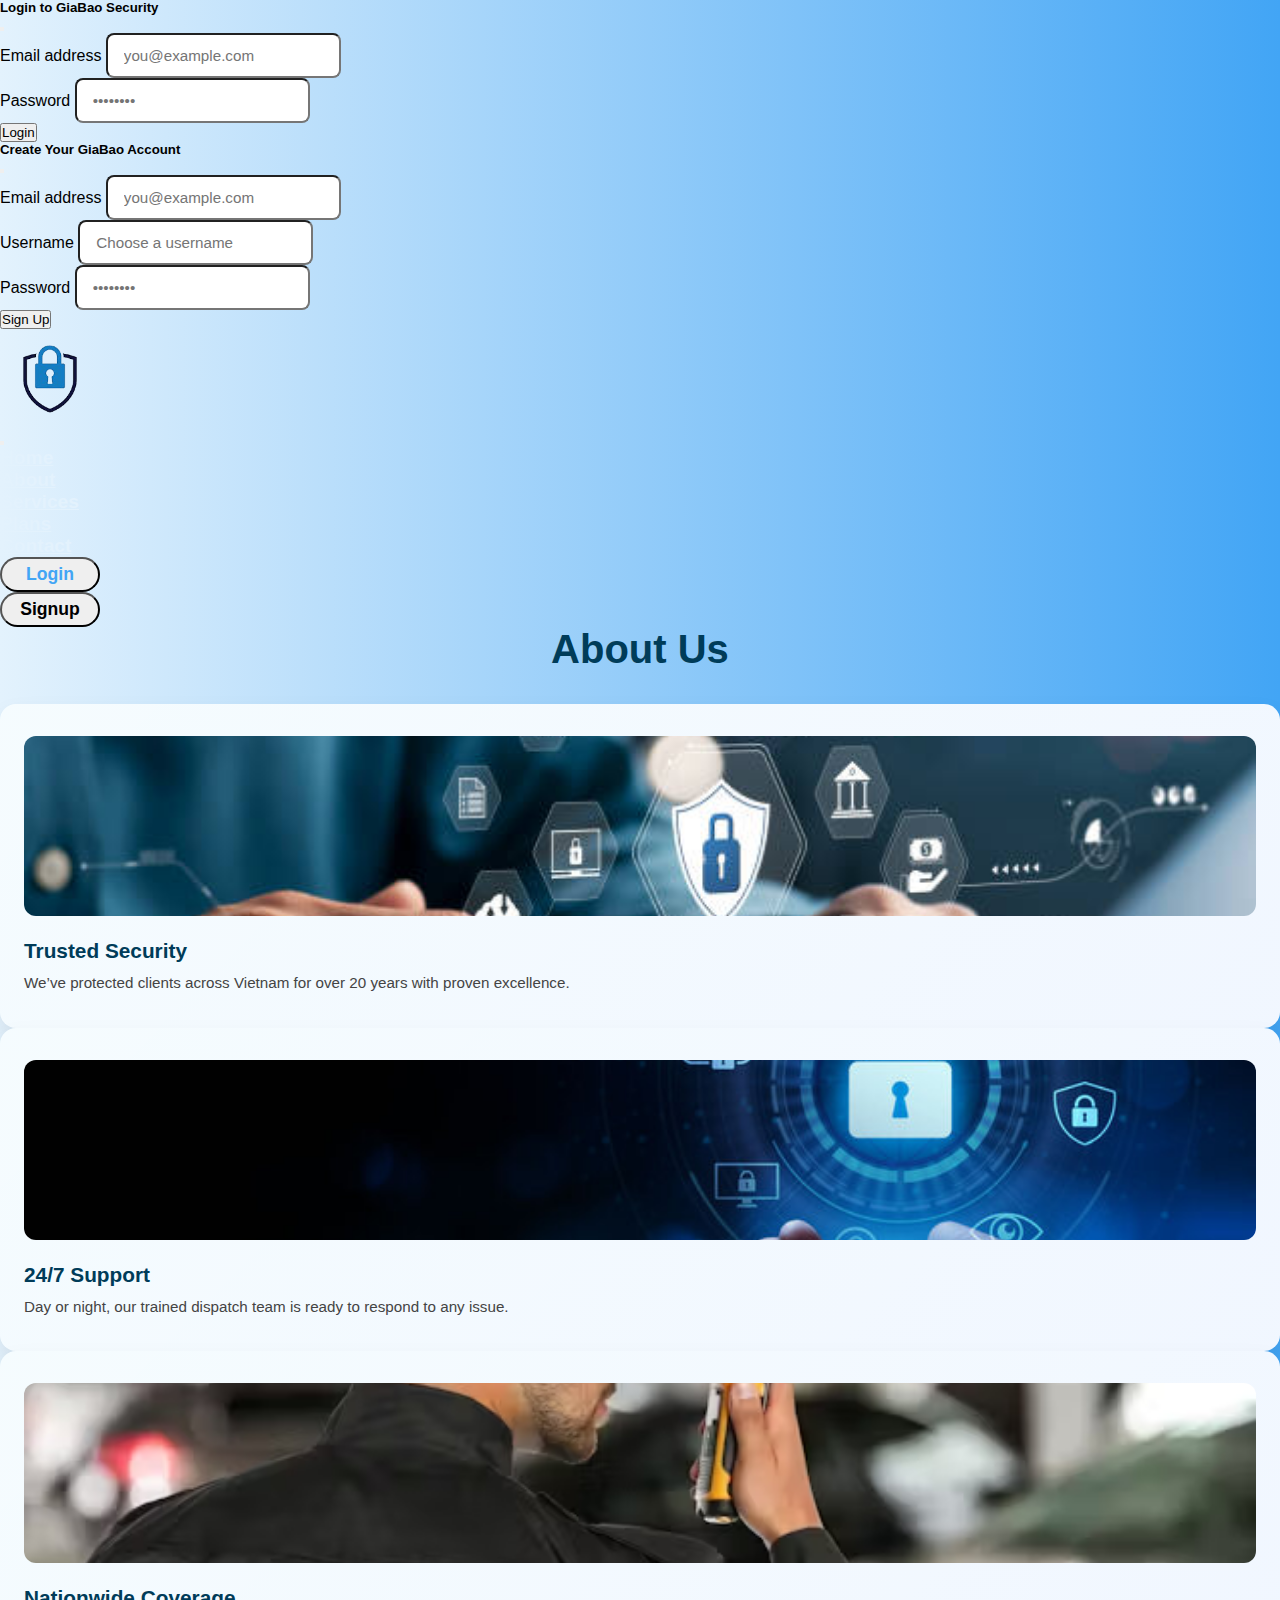
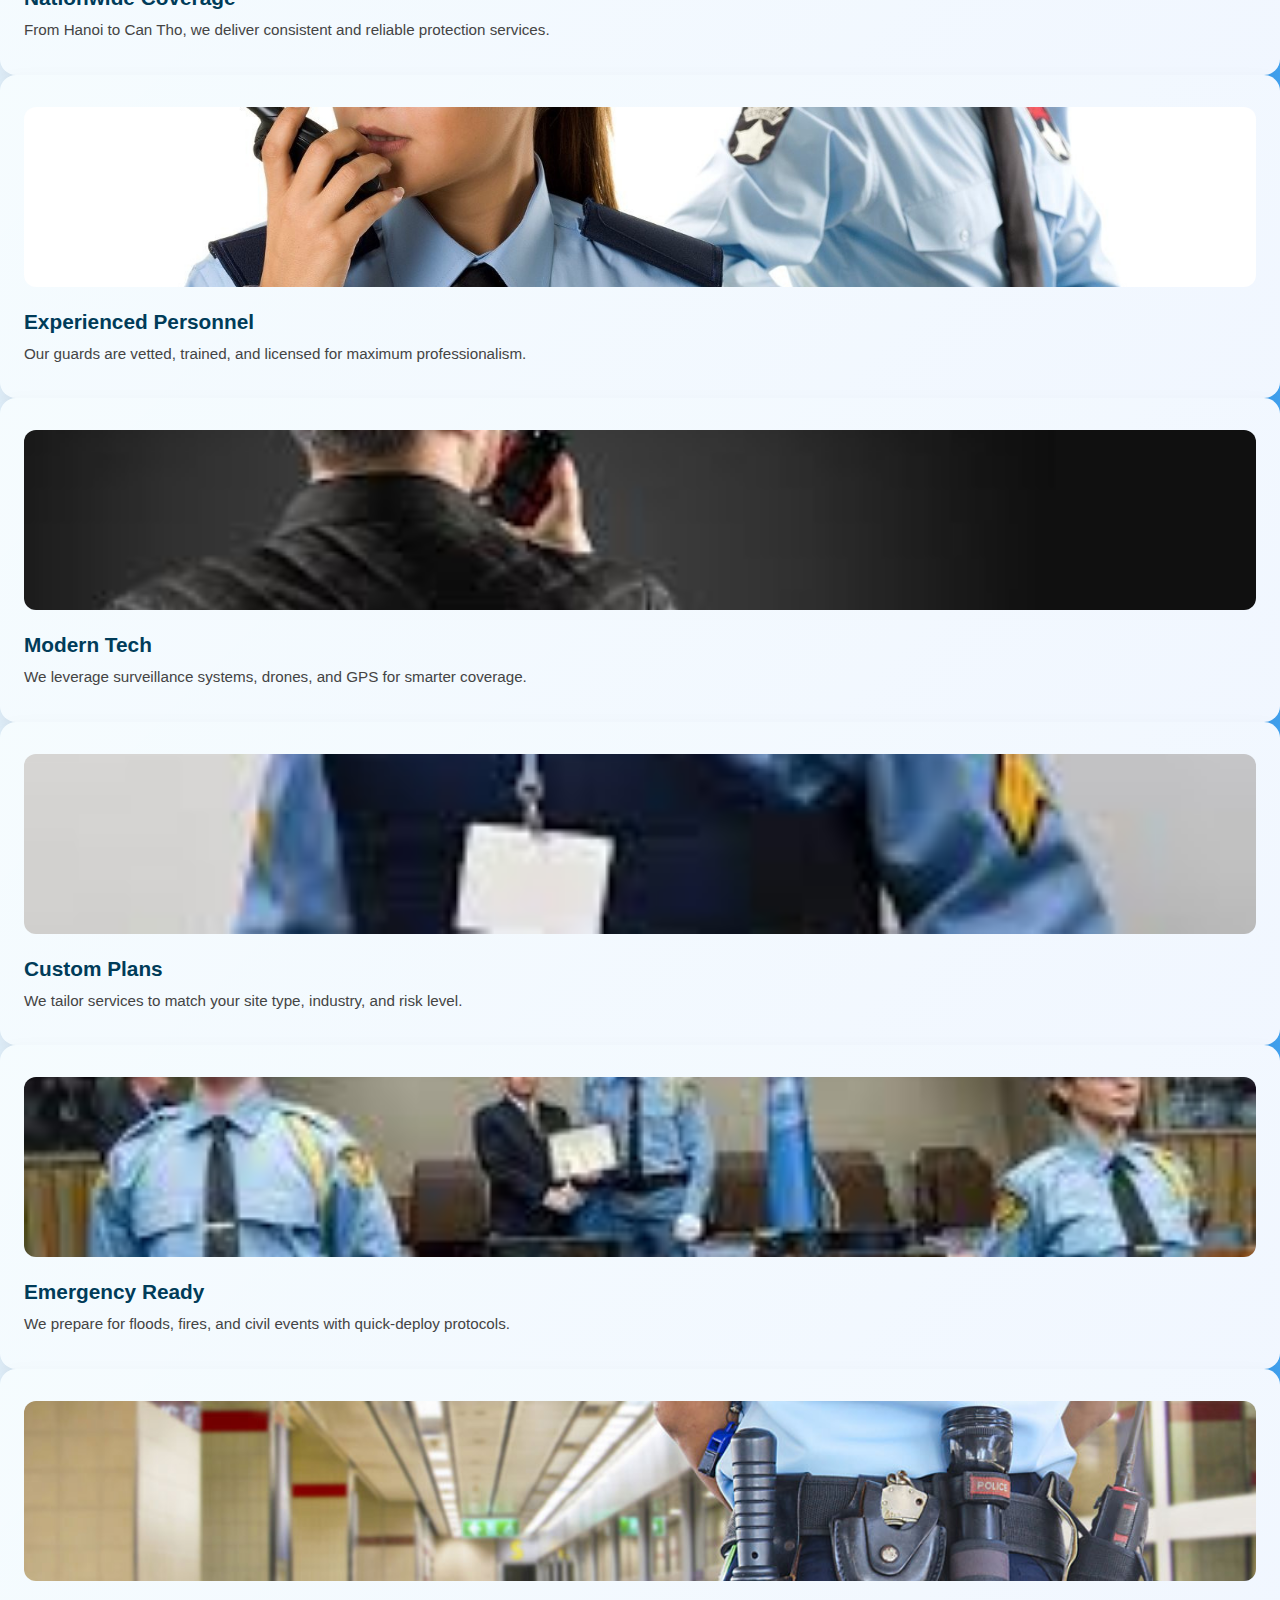
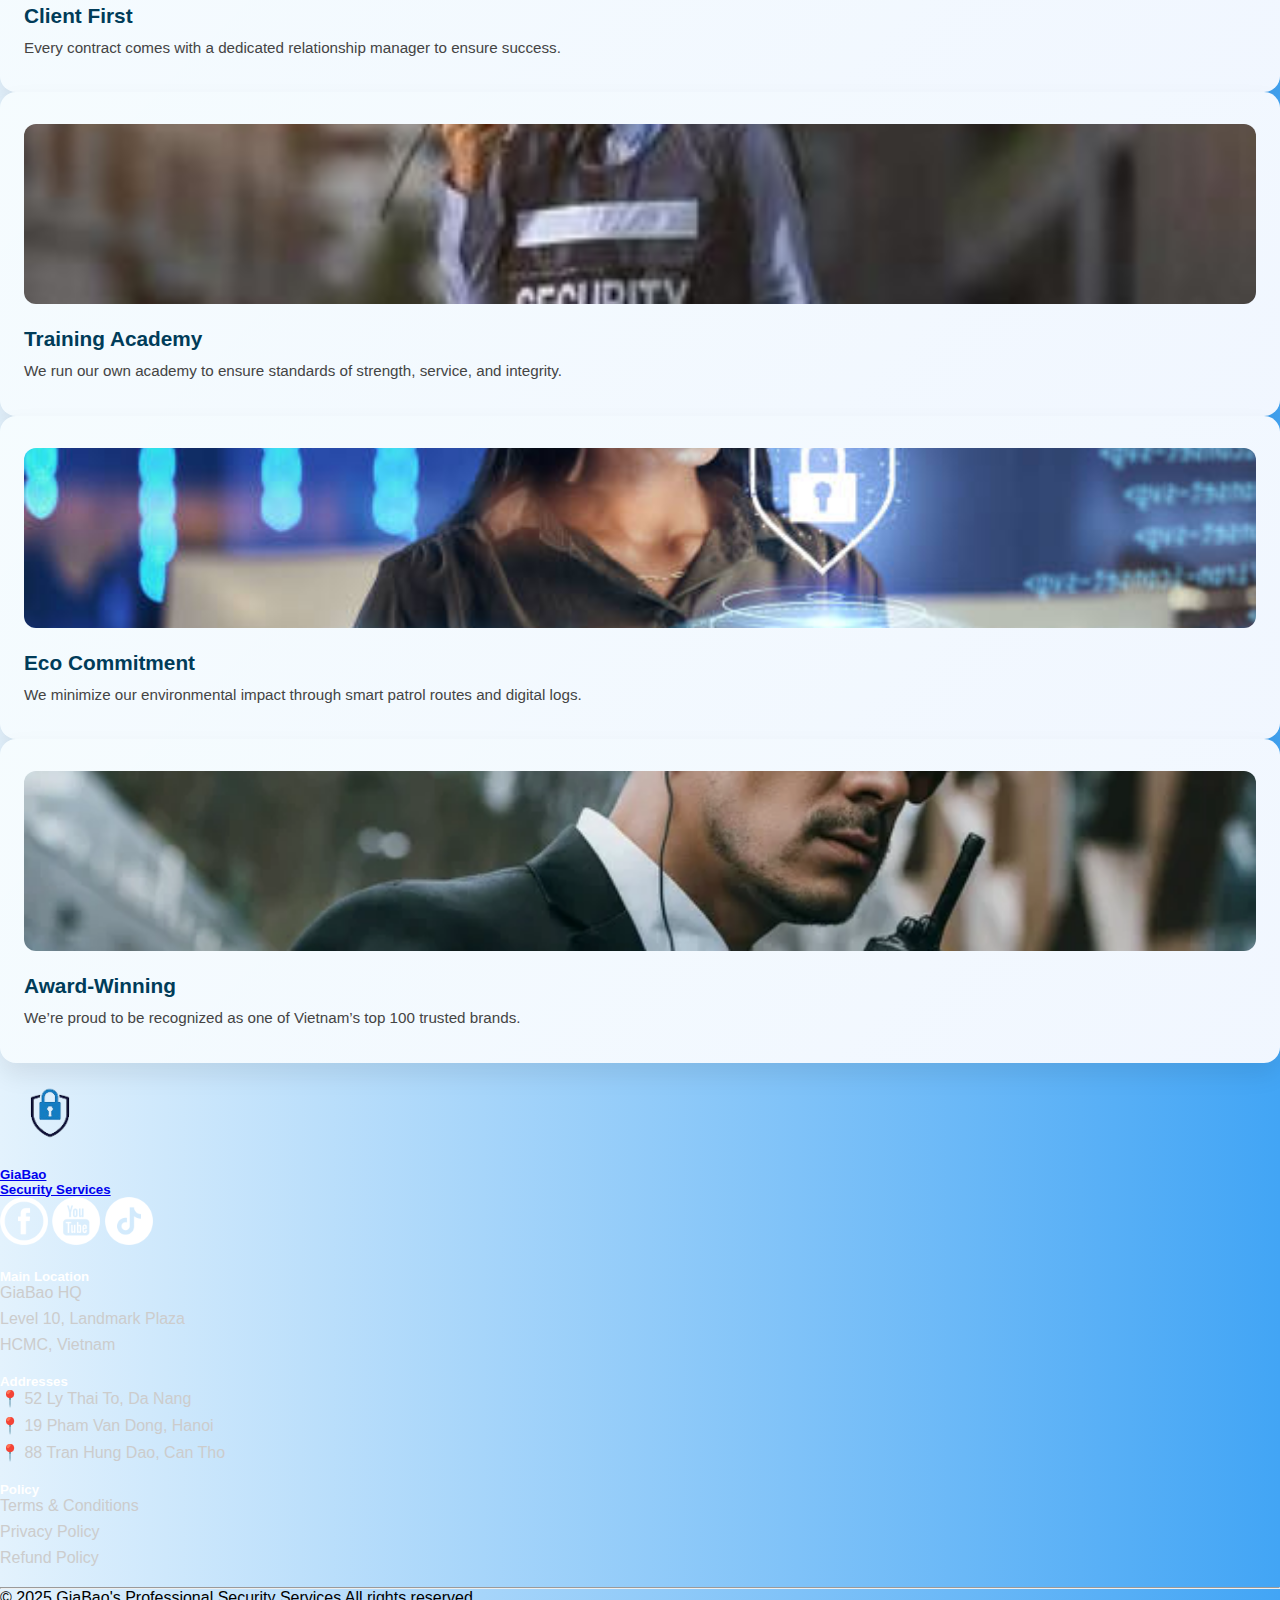
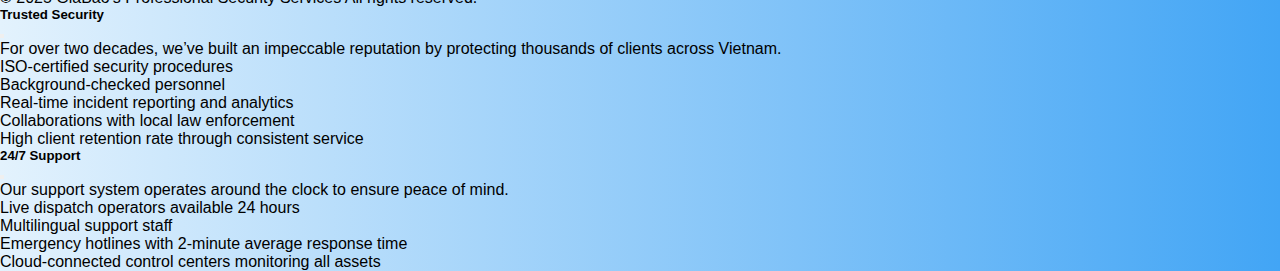
<file: html/about.html>
<!DOCTYPE html>
<html lang="en">
<head>
    <meta charset="UTF-8">
    <meta name="viewport" content="width=device-width, initial-scale=1.0">
    <title>security-services</title>
    <link   href="https://cdn.jsdelivr.net/npm/bootstrap@5.3.6/dist/css/bootstrap.min.css" 
        rel="stylesheet" 
        integrity="sha384-4Q6Gf2aSP4eDXB8Miphtr37CMZZQ5oXLH2yaXMJ2w8e2ZtHTl7GptT4jmndRuHDT"
        crossorigin="anonymous">
    <script src="https://cdn.jsdelivr.net/npm/bootstrap@5.3.6/dist/js/bootstrap.bundle.min.js"
        integrity="sha384-j1CDi7MgGQ12Z7Qab0qlWQ/Qqz24Gc6BM0thvEMVjHnfYGF0rmFCozFSxQBxwHKO" 
        crossorigin="anonymous"></script>

    <link rel="stylesheet" href="../css/style.css">
    <link rel="stylesheet" href="../css/reponsive.css">
     

</head>

<body>
      <!-- Login Modal -->
                    <div class="modal fade" id="loginModal" tabindex="-1" aria-labelledby="loginModalLabel" aria-hidden="true">
                    <div class="modal-dialog modal-dialog-centered">
                        <div class="modal-content">
                        <div class="modal-header">
                            <h5 class="modal-title" id="loginModalLabel">Login to GiaBao Security</h5>
                            <button type="button" class="btn-close" data-bs-dismiss="modal" aria-label="Close"></button>
                        </div>
                        <div class="modal-body">
                            <form>
                            <div class="mb-3">
                                <label for="loginEmail" class="form-label">Email address</label>
                                <input type="email" class="form-control" id="loginEmail" placeholder="you@example.com">
                            </div>
                            <div class="mb-3">
                                <label for="loginPassword" class="form-label">Password</label>
                                <input type="password" class="form-control" id="loginPassword" placeholder="••••••••">
                            </div>
                            <button type="submit" class="btn btn-primary w-100">Login</button>
                            </form>
                        </div>
                        </div>
                    </div>
                    </div>

                    <!-- Signup Modal -->
                    <div class="modal fade" id="signupModal" tabindex="-1" aria-labelledby="signupModalLabel" aria-hidden="true">
                    <div class="modal-dialog modal-dialog-centered">
                        <div class="modal-content">
                        <div class="modal-header">
                            <h5 class="modal-title" id="signupModalLabel">Create Your GiaBao Account</h5>
                            <button type="button" class="btn-close" data-bs-dismiss="modal" aria-label="Close"></button>
                        </div>
                        <div class="modal-body">
                            <form>
                            <div class="mb-3">
                                <label for="signupEmail" class="form-label">Email address</label>
                                <input type="email" class="form-control" id="signupEmail" placeholder="you@example.com">
                            </div>
                            <div class="mb-3">
                                <label for="signupUsername" class="form-label">Username</label>
                                <input type="text" class="form-control" id="signupUsername" placeholder="Choose a username">
                            </div>
                            <div class="mb-3">
                                <label for="signupPassword" class="form-label">Password</label>
                                <input type="password" class="form-control" id="signupPassword" placeholder="••••••••">
                            </div>
                            <button type="submit" class="btn btn-success w-100">Sign Up</button>
                            </form>
                        </div>
                        </div>
                    </div>
                    </div>
    <header id="header">
        <nav class="navbar navbar-expand-lg">
            <div class="container-fluid mx-5">
                <a class="navbar-brand" href="#">
                    <div class="logo-header">
                        <img src="../img/logo-security.png" alt="error-loading-img">
                    </div>       
                </a>
                <button class="navbar-toggler" type="button" data-bs-toggle="collapse" 
                        data-bs-target="#navbarContent" aria-controls="navbarContent" 
                        aria-expanded="false" aria-label="Toggle navigation">
                    <span class="navbar-toggler-icon"></span>
                </button>
                <div class="collapse navbar-collapse" id="navbarContent">
                    <ul class="navbar-nav mb-2 ms-lg-auto mb-lg-0 gap-2 gap-lg-4 align-items-end">
                        <li class="nav-item">
                            <a class="nav-link" href="../index.html">Home</a>
                        </li>
                        <li class="nav-item">
                            <a class="nav-link" href="./about.html">About</a>
                        </li>
                        <li class="nav-item">
                            <a class="nav-link" href="./services.html">Services</a>
                        </li>
                        <li class="nav-item">
                            <a class="nav-link" href="./plans.html">Plans</a>
                        </li>
                        <li class="nav-item">
                            <a class="nav-link" href="./contact.html">Contact</a>
                        </li>
                        <li class="nav-item">
                            <button type="button" class="btn btn-light" id="login-btn" data-bs-toggle="modal" data-bs-target="#loginModal">Login</button> 
                            <!-- login dua vao navbar -->
                        </li>
                      <li   class="nav-item">
                            <button type="button" class="btn btn-outline-light" id="signup-btn" data-bs-toggle="modal" data-bs-target="#signupModal">Signup</button>
                        </li>
                    </ul>
                </div>
            </div>
        </nav>
    </header>
    <main>
        <section class="container my-5">
  <h2 class="about-us-title">About Us</h2>
  <div class="row g-4">
    <div class="col-md-4">
      <div class="about-card text-center" data-bs-toggle="modal" data-bs-target="#trustedModal"> 
        <!-- doi div clickable -->
        <img src="../img/about-security1.jpg" alt="Trusted Security" class="img-fluid mb-3">
        
        <h4>Trusted Security</h4>
        <p>We’ve protected clients across Vietnam for over 20 years with proven excellence.</p>
      </div>
    </div>
    <div class="col-md-4">
      <div class="about-card text-center" data-bs-toggle="modal" data-bs-target="#supportModal">
        <!-- doi div clickable -->

        <img src="../img/about-security2.jpg" alt="24/7 Support" class="img-fluid mb-3">
        <h4>24/7 Support</h4>
        <p>Day or night, our trained dispatch team is ready to respond to any issue.</p>
      </div>
    </div>
    <div class="col-md-4">
      <div class="about-card text-center">
        <img src="../img/about-security3.jpg" alt="Nationwide Coverage" class="img-fluid mb-3">
        <h4>Nationwide Coverage</h4>
        <p>From Hanoi to Can Tho, we deliver consistent and reliable protection services.</p>
      </div>
    </div>
    <div class="col-md-4">
      <div class="about-card text-center">
        <img src="../img/about-security4.jpg" alt="Experienced Personnel" class="img-fluid mb-3">
        <h4>Experienced Personnel</h4>
        <p>Our guards are vetted, trained, and licensed for maximum professionalism.</p>
      </div>
    </div>
    <div class="col-md-4">
      <div class="about-card text-center">
        <img src="../img/about-security5.jpg" alt="Modern Tech" class="img-fluid mb-3">
        <h4>Modern Tech</h4>
        <p>We leverage surveillance systems, drones, and GPS for smarter coverage.</p>
      </div>
    </div>
    <div class="col-md-4">
      <div class="about-card text-center">
        <img src="../img/about-security6.jpg" alt="Custom Plans" class="img-fluid mb-3">
        <h4>Custom Plans</h4>
        <p>We tailor services to match your site type, industry, and risk level.</p>
      </div>
    </div>
    <div class="col-md-4">
      <div class="about-card text-center">
        <img src="../img/about-security7.jpg" alt="Emergency Ready" class="img-fluid mb-3">
        <h4>Emergency Ready</h4>
        <p>We prepare for floods, fires, and civil events with quick-deploy protocols.</p>
      </div>
    </div>
    <div class="col-md-4">
      <div class="about-card text-center">
        <img src="../img/about-security8.jpg" alt="Client First" class="img-fluid mb-3">
        <h4>Client First</h4>
        <p>Every contract comes with a dedicated relationship manager to ensure success.</p>
      </div>
    </div>
    <div class="col-md-4">
      <div class="about-card text-center">
        <img src="../img/about-security9.jpg" alt="Training Academy" class="img-fluid mb-3">
        <h4>Training Academy</h4>
        <p>We run our own academy to ensure standards of strength, service, and integrity.</p>
      </div>
    </div>
    <div class="col-md-4 offset-md-2">
      <div class="about-card text-center">
        <img src="../img/about-security10.jpg" alt="Eco Commitment" class="img-fluid mb-3">
        <h4>Eco Commitment</h4>
        <p>We minimize our environmental impact through smart patrol routes and digital logs.</p>
      </div>
    </div>
    <div class="col-md-4">
      <div class="about-card text-center">
        <img src="../img/about-security11.jpg" alt="Award-Winning" class="img-fluid mb-3">
        <h4>Award-Winning</h4>
        <p>We’re proud to be recognized as one of Vietnam’s top 100 trusted brands.</p>
      </div>
    </div>
  </div>
</section>

    </main>
    <footer id="footer"></footer>
     
<footer class="bg-dark text-light pt-5 pb-3">
        <div class="container">
            <div class="row">
                <div class="col-md-3 mb-4">
                    <a href="#" class="d-flex align-items-center gap-2 text-decoration-none pb-4">
                        <img src="../img/logo-security.png" alt="logo" width="100" class="rounded-circle bg-white">
                        <div class="d-flex flex-column">
                            <h5 class="fw-bold text-warning text-uppercase">GiaBao</h5>
                            <h5 class="fw-bold text-warning text-uppercase">Security Services</h5>
                        </div>
                    </a>
                    <div class="d-flex gap-3">
                        <a href="https://facebook.com" class="connect-item"><img src="../img/facebook.png" alt=""></a>
                        <a href="https://youtube.com" class="connect-item"><img src="../img/youtube.png" alt=""></a>
                        <a href="https://tiktok.com" class="connect-item"><img src="../img/tiktok.png" alt=""></a>
                    </div>
                </div>

                <div class="col-md-3 mb-4">
                    <h5 class="text-uppercase mb-3">Main Location</h5>
                    <ul class="list-unstyled">
                        <li class="footer-link"><p>GiaBao HQ</p></li>
                        <li class="footer-link"><p>Level 10, Landmark Plaza</p></li>
                        <li class="footer-link"><p>HCMC, Vietnam</p></li>
                    </ul>
                </div>

                <div class="col-md-3 mb-4">
                    <h5 class="text-uppercase mb-3">Addresses</h5>
                    <ul class="list-unstyled">
                        <li class="footer-link"><p>📍 52 Ly Thai To, Da Nang</p></li>
                        <li class="footer-link"><p>📍 19 Pham Van Dong, Hanoi</p></li>
                        <li class="footer-link"><p>📍 88 Tran Hung Dao, Can Tho</p></li>
                    </ul>
                </div>

                <div class="col-md-3 mb-4">
                    <h5 class="text-uppercase mb-3">Policy</h5>
                    <ul class="list-unstyled">
                        <li class="footer-link"><p>Terms & Conditions</p></li>
                        <li class="footer-link"><p>Privacy Policy</p></li>
                        <li class="footer-link"><p>Refund Policy</p></li>
                    </ul>
                </div>
            </div>
            <hr class="bg-secondary">
            <div class="text-center small">
            © 2025 GiaBao's Professional Security Services All rights reserved.
        </div>
    </footer>


<div class="modal fade" id="trustedModal" tabindex="-1" aria-labelledby="trustedModalLabel" aria-hidden="true">
  <div class="modal-dialog">
    <div class="modal-content">
      <div class="modal-header">
        <h5 class="modal-title" id="trustedModalLabel">Trusted Security</h5>
        <button type="button" class="btn-close" data-bs-dismiss="modal" aria-label="Close"></button>
      </div>
      <div class="modal-body">
        <p>For over two decades, we’ve built an impeccable reputation by protecting thousands of clients across Vietnam.</p>
        <ul>
          <li>ISO-certified security procedures</li>
          <li>Background-checked personnel</li>
          <li>Real-time incident reporting and analytics</li>
          <li>Collaborations with local law enforcement</li>
          <li>High client retention rate through consistent service</li>
        </ul>
      </div>
    </div>
  </div>
</div>

<div class="modal fade" id="supportModal" tabindex="-1" aria-labelledby="supportModalLabel" aria-hidden="true">
  <div class="modal-dialog">
    <div class="modal-content">
      <div class="modal-header">
        <h5 class="modal-title" id="supportModalLabel">24/7 Support</h5>
        <button type="button" class="btn-close" data-bs-dismiss="modal" aria-label="Close"></button>
      </div>
      <div class="modal-body">
        <p>Our support system operates around the clock to ensure peace of mind.</p>
        <ul>
          <li>Live dispatch operators available 24 hours</li>
          <li>Multilingual support staff</li>
          <li>Emergency hotlines with 2-minute average response time</li>
          <li>Cloud-connected control centers monitoring all assets</li>
        </ul>
      </div>
    </div>
  </div>
</div>

</body>
</html>
</file>
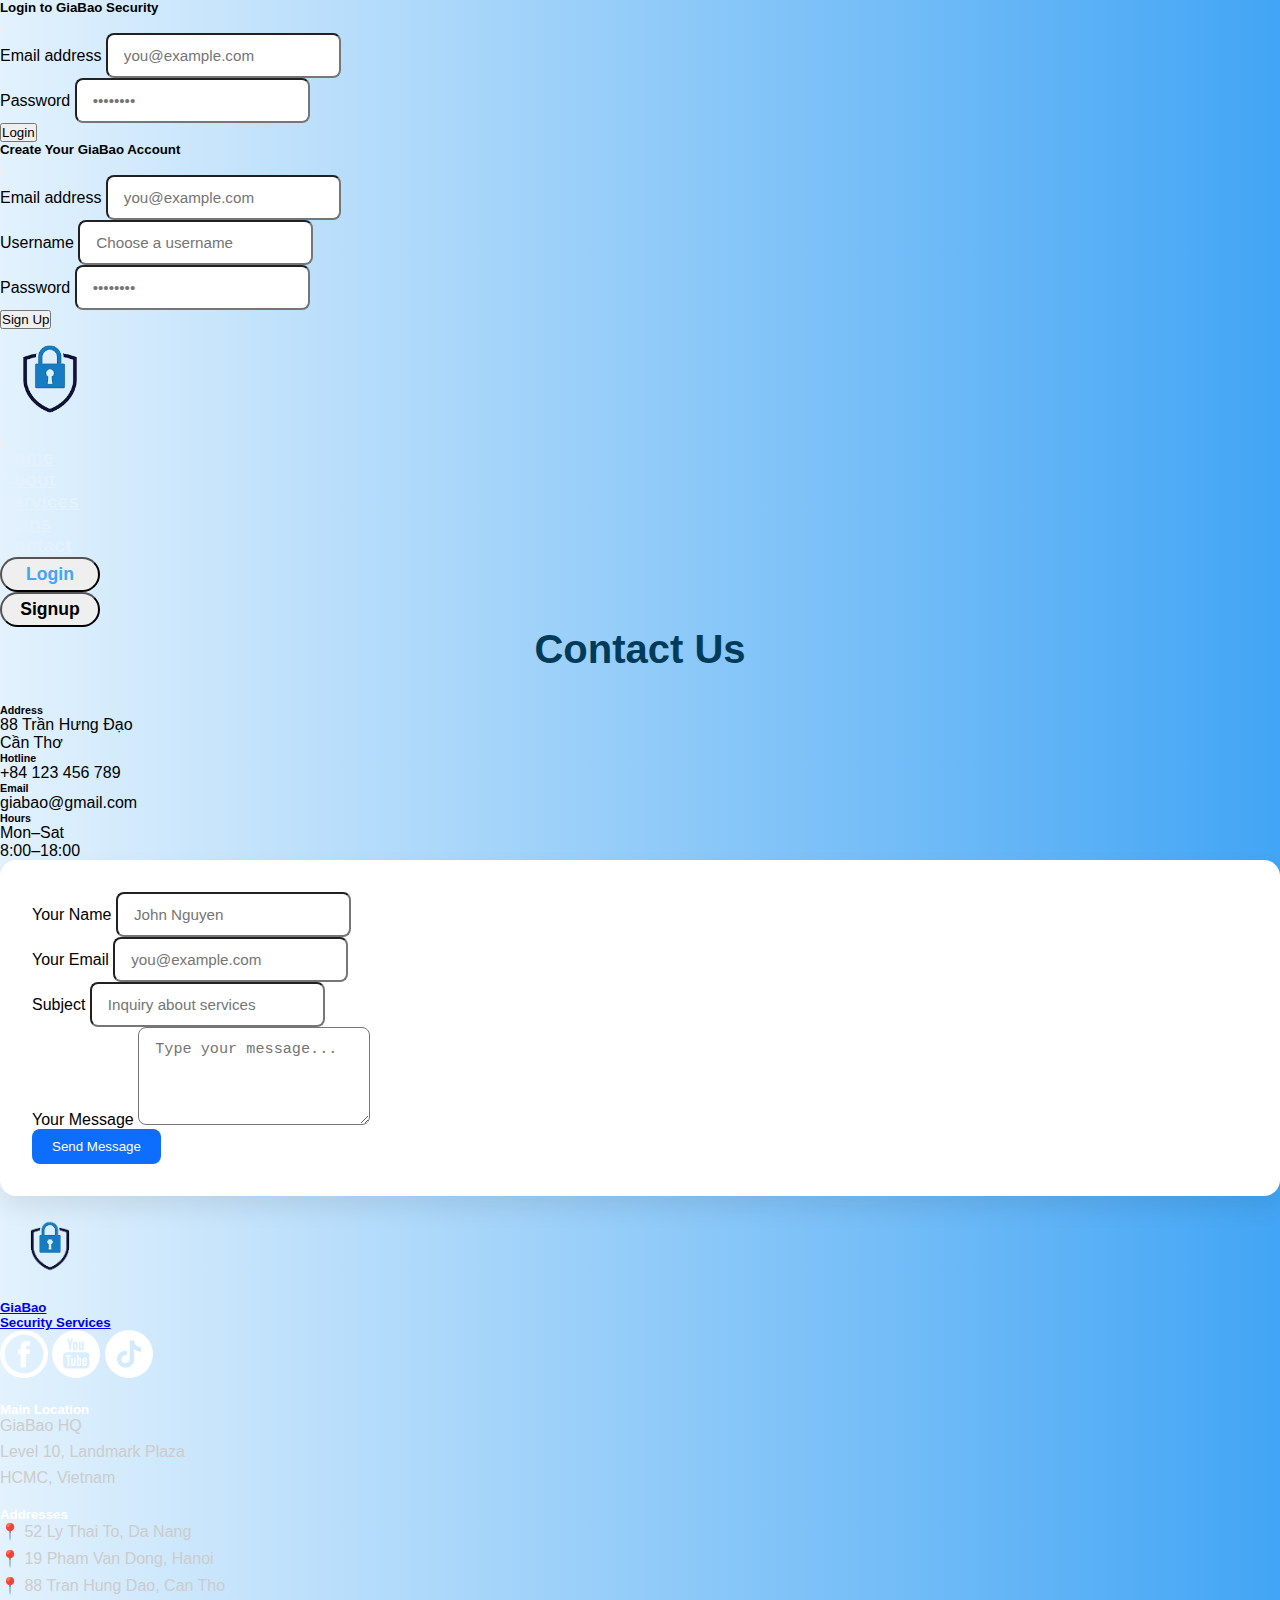
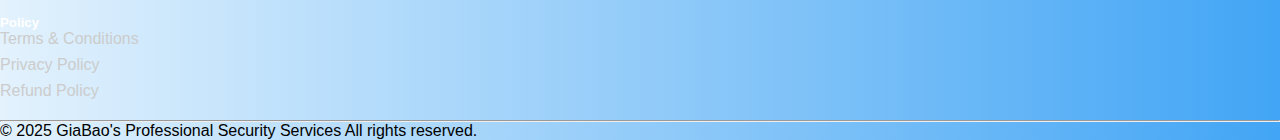
<file: html/contact.html>
<!DOCTYPE html>
<html lang="en">
<head>
    <meta charset="UTF-8">
    <meta name="viewport" content="width=device-width, initial-scale=1.0">
    <title>security-services</title>
    <link   href="https://cdn.jsdelivr.net/npm/bootstrap@5.3.6/dist/css/bootstrap.min.css" 
        rel="stylesheet" 
        integrity="sha384-4Q6Gf2aSP4eDXB8Miphtr37CMZZQ5oXLH2yaXMJ2w8e2ZtHTl7GptT4jmndRuHDT"
        crossorigin="anonymous">
    <script src="https://cdn.jsdelivr.net/npm/bootstrap@5.3.6/dist/js/bootstrap.bundle.min.js"
        integrity="sha384-j1CDi7MgGQ12Z7Qab0qlWQ/Qqz24Gc6BM0thvEMVjHnfYGF0rmFCozFSxQBxwHKO" 
        crossorigin="anonymous"></script>

    <link rel="stylesheet" href="../css/style.css">
    <link rel="stylesheet" href="../css/reponsive.css">
     
          <!-- Login Modal -->
                    <div class="modal fade" id="loginModal" tabindex="-1" aria-labelledby="loginModalLabel" aria-hidden="true">
                    <div class="modal-dialog modal-dialog-centered">
                        <div class="modal-content">
                        <div class="modal-header">
                            <h5 class="modal-title" id="loginModalLabel">Login to GiaBao Security</h5>
                            <button type="button" class="btn-close" data-bs-dismiss="modal" aria-label="Close"></button>
                        </div>
                        <div class="modal-body">
                            <form>
                            <div class="mb-3">
                                <label for="loginEmail" class="form-label">Email address</label>
                                <input type="email" class="form-control" id="loginEmail" placeholder="you@example.com">
                            </div>
                            <div class="mb-3">
                                <label for="loginPassword" class="form-label">Password</label>
                                <input type="password" class="form-control" id="loginPassword" placeholder="••••••••">
                            </div>
                            <button type="submit" class="btn btn-primary w-100">Login</button>
                            </form>
                        </div>
                        </div>
                    </div>
                    </div>

                    <!-- Signup Modal -->
                    <div class="modal fade" id="signupModal" tabindex="-1" aria-labelledby="signupModalLabel" aria-hidden="true">
                    <div class="modal-dialog modal-dialog-centered">
                        <div class="modal-content">
                        <div class="modal-header">
                            <h5 class="modal-title" id="signupModalLabel">Create Your GiaBao Account</h5>
                            <button type="button" class="btn-close" data-bs-dismiss="modal" aria-label="Close"></button>
                        </div>
                        <div class="modal-body">
                            <form>
                            <div class="mb-3">
                                <label for="signupEmail" class="form-label">Email address</label>
                                <input type="email" class="form-control" id="signupEmail" placeholder="you@example.com">
                            </div>
                            <div class="mb-3">
                                <label for="signupUsername" class="form-label">Username</label>
                                <input type="text" class="form-control" id="signupUsername" placeholder="Choose a username">
                            </div>
                            <div class="mb-3">
                                <label for="signupPassword" class="form-label">Password</label>
                                <input type="password" class="form-control" id="signupPassword" placeholder="••••••••">
                            </div>
                            <button type="submit" class="btn btn-success w-100">Sign Up</button>
                            </form>
                        </div>
                        </div>
                    </div>
                    </div>
   
</head>

<body>
    <header id="header">
        <nav class="navbar navbar-expand-lg">
            <div class="container-fluid mx-5">
                <a class="navbar-brand" href="#">
                    <div class="logo-header">
                        <img src="../img/logo-security.png" alt="error-loading-img">
                    </div>       
                </a>
                <button class="navbar-toggler" type="button" data-bs-toggle="collapse" 
                        data-bs-target="#navbarContent" aria-controls="navbarContent" 
                        aria-expanded="false" aria-label="Toggle navigation">
                    <span class="navbar-toggler-icon"></span>
                </button>
                <div class="collapse navbar-collapse" id="navbarContent">
                    <ul class="navbar-nav mb-2 ms-lg-auto mb-lg-0 gap-2 gap-lg-4 align-items-end">
                        <li class="nav-item">
                            <a class="nav-link" href="../index.html">Home</a>
                        </li>
                        <li class="nav-item">
                            <a class="nav-link" href="./about.html">About</a>
                        </li>
                        <li class="nav-item">
                            <a class="nav-link" href="./services.html">Services</a>
                        </li>
                        <li class="nav-item">
                            <a class="nav-link" href="./plans.html">Plans</a>
                        </li>
                        <li class="nav-item">
                            <a class="nav-link" href="./contact.html">Contact</a>
                        </li>
                         
                        <li class="nav-item">
                                <button type="button" class="btn btn-light" id="login-btn" data-bs-toggle="modal" data-bs-target="#loginModal">Login</button> 
                                <!-- login dua vao navbar -->
                            </li>
                            <li class="nav-item">
                                <button type="button" class="btn btn-outline-light" id="signup-btn" data-bs-toggle="modal" data-bs-target="#signupModal">Signup</button>
                            </li>
                    </ul>
                </div>
            </div>
        </nav>
    </header>
    <main>
                        <section class="container my-5">
                <h2 class="contact-title">Contact Us</h2>
                <div class="row g-4">
                    <div class="col-md-6">
                    <div class="row g-3">
  <div class="col-md-6 col-lg-3 contact-box animate-box bg-light shadow rounded p-3">
    <h6><i class="bi bi-geo-alt-fill text-danger me-2"></i><strong>Address</strong></h6>
    <p class="mb-0">88 Trần Hưng Đạo<br>Cần Thơ</p>
  </div>
  <div class="col-md-6 col-lg-3 contact-box animate-box bg-light shadow rounded p-3">
    <h6><i class="bi bi-telephone-fill text-success me-2"></i><strong>Hotline</strong></h6>
    <p class="mb-0">+84 123 456 789</p>
  </div>
  <div class="col-md-6 col-lg-3 contact-box animate-box bg-light shadow rounded p-3">
    <h6><i class="bi bi-envelope-fill text-warning me-2"></i><strong>Email</strong></h6>
    <p class="mb-0">giabao@gmail.com</p>
  </div>
  <div class="col-md-6 col-lg-3 contact-box animate-box bg-light shadow rounded p-3">
    <h6><i class="bi bi-clock-fill text-info me-2"></i><strong>Hours</strong></h6>
    <p class="mb-0">Mon–Sat<br>8:00–18:00</p>
  </div>
  
</div>

                    </div>
                    <div class="col-md-6">
                    <div class="contact-card">
                        <form>
                        <div class="mb-3">
                            <label for="name" class="form-label">Your Name</label>
                            <input type="text" class="form-control" id="name" placeholder="John Nguyen" required>
                        </div>
                        <div class="mb-3">
                            <label for="email" class="form-label">Your Email</label>
                            <input type="email" class="form-control" id="email" placeholder="you@example.com" required>
                        </div>
                        <div class="mb-3">
                            <label for="subject" class="form-label">Subject</label>
                            <input type="text" class="form-control" id="subject" placeholder="Inquiry about services" required>
                        </div>
                        <div class="mb-3">
                            <label for="message" class="form-label">Your Message</label>
                            <textarea class="form-control" id="message" rows="4" placeholder="Type your message..." required></textarea>
                        </div>
                        <button type="submit" class="contact-btn">Send Message</button>
                        </form>
                    </div>
                    </div>
                </div>
</section>
    </main>
    <footer id="footer"></footer>
    <footer class="bg-dark text-light pt-5 pb-3">
        <div class="container">
            <div class="row">
                <div class="col-md-3 mb-4">
                    <a href="#" class="d-flex align-items-center gap-2 text-decoration-none pb-4">
                        <img src="../img/logo-security.png" alt="logo" width="100" class="rounded-circle bg-white">
                        <div class="d-flex flex-column">
                            <h5 class="fw-bold text-warning text-uppercase">GiaBao</h5>
                            <h5 class="fw-bold text-warning text-uppercase">Security Services</h5>
                        </div>
                    </a>
                    <div class="d-flex gap-3">
                        <a href="https://facebook.com" class="connect-item"><img src="../img/facebook.png" alt=""></a>
                        <a href="https://youtube.com" class="connect-item"><img src="../img/youtube.png" alt=""></a>
                        <a href="https://tiktok.com" class="connect-item"><img src="../img/tiktok.png" alt=""></a>
                    </div>
                </div>

                <div class="col-md-3 mb-4">
                    <h5 class="text-uppercase mb-3">Main Location</h5>
                    <ul class="list-unstyled">
                        <li class="footer-link"><p>GiaBao HQ</p></li>
                        <li class="footer-link"><p>Level 10, Landmark Plaza</p></li>
                        <li class="footer-link"><p>HCMC, Vietnam</p></li>
                    </ul>
                </div>

                <div class="col-md-3 mb-4">
                    <h5 class="text-uppercase mb-3">Addresses</h5>
                    <ul class="list-unstyled">
                        <li class="footer-link"><p>📍 52 Ly Thai To, Da Nang</p></li>
                        <li class="footer-link"><p>📍 19 Pham Van Dong, Hanoi</p></li>
                        <li class="footer-link"><p>📍 88 Tran Hung Dao, Can Tho</p></li>
                    </ul>
                </div>

                <div class="col-md-3 mb-4">
                    <h5 class="text-uppercase mb-3">Policy</h5>
                    <ul class="list-unstyled">
                        <li class="footer-link"><p>Terms & Conditions</p></li>
                        <li class="footer-link"><p>Privacy Policy</p></li>
                        <li class="footer-link"><p>Refund Policy</p></li>
                    </ul>
                </div>
            </div>
            <hr class="bg-secondary">
            <div class="text-center small">
            © 2025 GiaBao's Professional Security Services All rights reserved.
        </div>
    </footer>





</body>
</html>
</file>
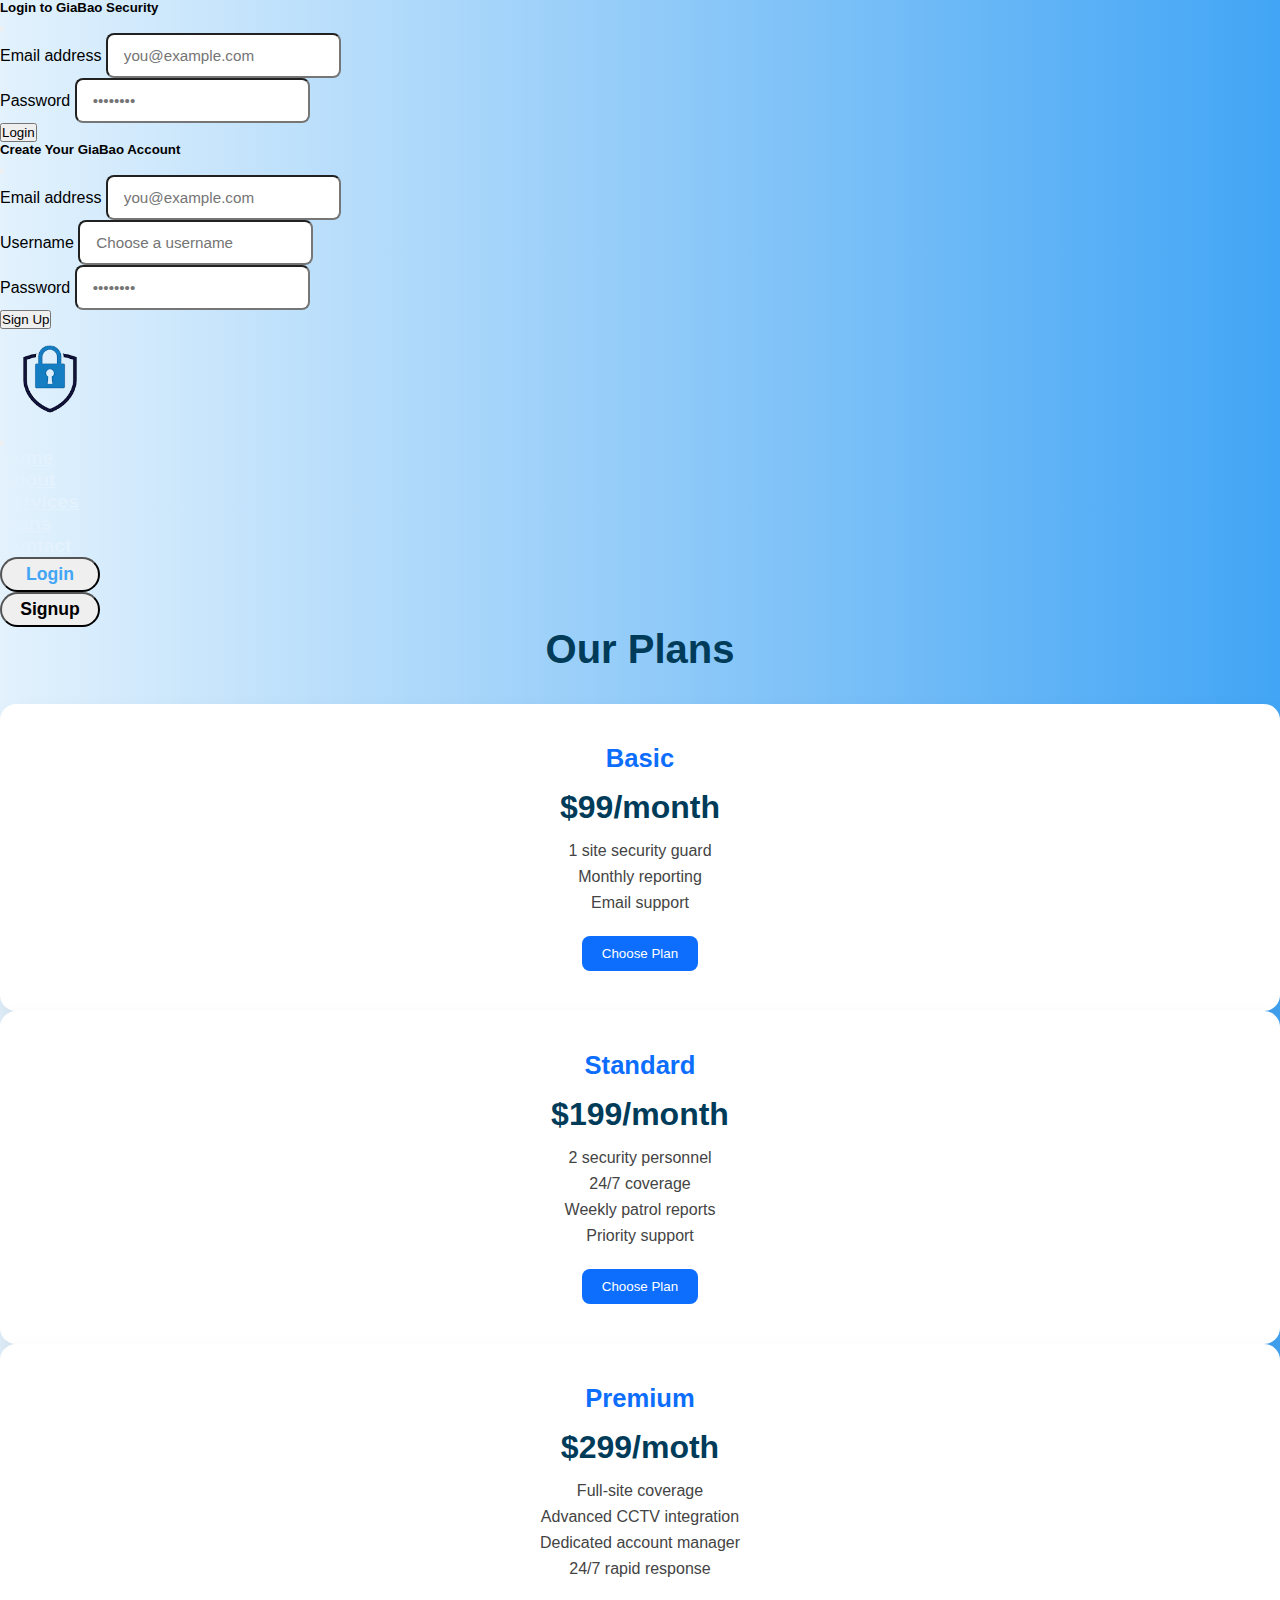
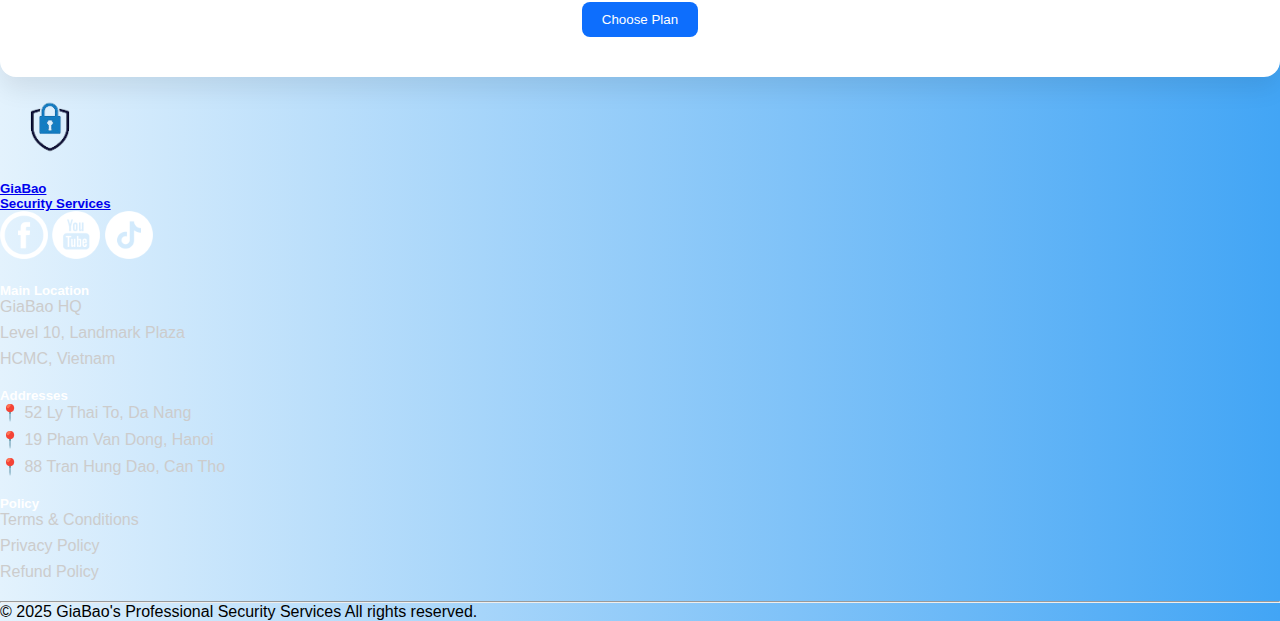
<file: html/plans.html>
<!DOCTYPE html>
<html lang="en">
<head>
    <meta charset="UTF-8">
    <meta name="viewport" content="width=device-width, initial-scale=1.0">
    <title>security-services</title>
    <link   href="https://cdn.jsdelivr.net/npm/bootstrap@5.3.6/dist/css/bootstrap.min.css" 
        rel="stylesheet" 
        integrity="sha384-4Q6Gf2aSP4eDXB8Miphtr37CMZZQ5oXLH2yaXMJ2w8e2ZtHTl7GptT4jmndRuHDT"
        crossorigin="anonymous">
    <script src="https://cdn.jsdelivr.net/npm/bootstrap@5.3.6/dist/js/bootstrap.bundle.min.js"
        integrity="sha384-j1CDi7MgGQ12Z7Qab0qlWQ/Qqz24Gc6BM0thvEMVjHnfYGF0rmFCozFSxQBxwHKO" 
        crossorigin="anonymous"></script>

    <link rel="stylesheet" href="../css/style.css">
    <link rel="stylesheet" href="../css/reponsive.css">
     
      
</head>
    <!-- Login Modal -->
                    <div class="modal fade" id="loginModal" tabindex="-1" aria-labelledby="loginModalLabel" aria-hidden="true">
                    <div class="modal-dialog modal-dialog-centered">
                        <div class="modal-content">
                        <div class="modal-header">
                            <h5 class="modal-title" id="loginModalLabel">Login to GiaBao Security</h5>
                            <button type="button" class="btn-close" data-bs-dismiss="modal" aria-label="Close"></button>
                        </div>
                        <div class="modal-body">
                            <form>
                            <div class="mb-3">
                                <label for="loginEmail" class="form-label">Email address</label>
                                <input type="email" class="form-control" id="loginEmail" placeholder="you@example.com">
                            </div>
                            <div class="mb-3">
                                <label for="loginPassword" class="form-label">Password</label>
                                <input type="password" class="form-control" id="loginPassword" placeholder="••••••••">
                            </div>
                            <button type="submit" class="btn btn-primary w-100">Login</button>
                            </form>
                        </div>
                        </div>
                    </div>
                    </div>

                    <!-- Signup Modal -->
                    <div class="modal fade" id="signupModal" tabindex="-1" aria-labelledby="signupModalLabel" aria-hidden="true">
                    <div class="modal-dialog modal-dialog-centered">
                        <div class="modal-content">
                        <div class="modal-header">
                            <h5 class="modal-title" id="signupModalLabel">Create Your GiaBao Account</h5>
                            <button type="button" class="btn-close" data-bs-dismiss="modal" aria-label="Close"></button>
                        </div>
                        <div class="modal-body">
                            <form>
                            <div class="mb-3">
                                <label for="signupEmail" class="form-label">Email address</label>
                                <input type="email" class="form-control" id="signupEmail" placeholder="you@example.com">
                            </div>
                            <div class="mb-3">
                                <label for="signupUsername" class="form-label">Username</label>
                                <input type="text" class="form-control" id="signupUsername" placeholder="Choose a username">
                            </div>
                            <div class="mb-3">
                                <label for="signupPassword" class="form-label">Password</label>
                                <input type="password" class="form-control" id="signupPassword" placeholder="••••••••">
                            </div>
                            <button type="submit" class="btn btn-success w-100">Sign Up</button>
                            </form>
                        </div>
                        </div>
                    </div>
                    </div>
   
<body>
    <header id="header">
        <nav class="navbar navbar-expand-lg">
            <div class="container-fluid mx-5">
                <a class="navbar-brand" href="#">
                    <div class="logo-header">
                        <img src="../img/logo-security.png" alt="error-loading-img">
                    </div>       
                </a>
                <button class="navbar-toggler" type="button" data-bs-toggle="collapse" 
                        data-bs-target="#navbarContent" aria-controls="navbarContent" 
                        aria-expanded="false" aria-label="Toggle navigation">
                    <span class="navbar-toggler-icon"></span>
                </button>
                <div class="collapse navbar-collapse" id="navbarContent">
                    <ul class="navbar-nav mb-2 ms-lg-auto mb-lg-0 gap-2 gap-lg-4 align-items-end">
                        <li class="nav-item">
                            <a class="nav-link" href="../index.html">Home</a>
                        </li>
                        <li class="nav-item">
                            <a class="nav-link" href="./about.html">About</a>
                        </li>
                        <li class="nav-item">
                            <a class="nav-link" href="./services.html">Services</a>
                        </li>
                        <li class="nav-item">
                            <a class="nav-link" href="./plans.html">Plans</a>
                        </li>
                        <li class="nav-item">
                            <a class="nav-link" href="./contact.html">Contact</a>
                        </li>
                         
                        <li class="nav-item">
                                <button type="button" class="btn btn-light" id="login-btn" data-bs-toggle="modal" data-bs-target="#loginModal">Login</button> 
                                <!-- login dua vao navbar -->
                            </li>
                            <li class="nav-item">
                                <button type="button" class="btn btn-outline-light" id="signup-btn" data-bs-toggle="modal" data-bs-target="#signupModal">Signup</button>
                            </li>
                    </ul>
                </div>
            </div>
        </nav>
    </header>
    <main>
        <section class="container my-5">
  <h2 class="plans-title">Our Plans</h2>
  <div class="row g-4">
    <div class="col-md-4">
      <div class="plan-card">
        <h4>Basic</h4>
        <div class="plan-price">$99/month</div>
        <ul class="plan-features">
          <li>1 site security guard</li>
          <li>Monthly reporting</li>
          <li>Email support</li>
        </ul>
        <button class="plan-button">Choose Plan</button>
      </div>
    </div>
    <div class="col-md-4">
      <div class="plan-card">
        <h4>Standard</h4>
        <div class="plan-price">$199/month</div>
        <ul class="plan-features">
          <li>2 security personnel</li>
          <li>24/7 coverage</li>
          <li>Weekly patrol reports</li>
          <li>Priority support</li>
        </ul>
        <button class="plan-button">Choose Plan</button>
      </div>
    </div>
    <div class="col-md-4">
      <div class="plan-card">
        <h4>Premium</h4>
        <div class="plan-price">$299/moth</div>
        <ul class="plan-features">
          <li>Full-site coverage</li>
          <li>Advanced CCTV integration</li>
          <li>Dedicated account manager</li>
          <li>24/7 rapid response</li>
        </ul>
        <button class="plan-button">Choose Plan</button>
      </div>
    </div>
  </div>
</section>
    </main>
    <footer id="footer"></footer>
<footer class="bg-dark text-light pt-5 pb-3">
        <div class="container">
            <div class="row">
                <div class="col-md-3 mb-4">
                    <a href="#" class="d-flex align-items-center gap-2 text-decoration-none pb-4">
                        <img src="../img/logo-security.png" alt="logo" width="100" class="rounded-circle bg-white">
                        <div class="d-flex flex-column">
                            <h5 class="fw-bold text-warning text-uppercase">GiaBao</h5>
                            <h5 class="fw-bold text-warning text-uppercase">Security Services</h5>
                        </div>
                    </a>
                    <div class="d-flex gap-3">
                        <a href="https://facebook.com" class="connect-item"><img src="../img/facebook.png" alt=""></a>
                        <a href="https://youtube.com" class="connect-item"><img src="../img/youtube.png" alt=""></a>
                        <a href="https://tiktok.com" class="connect-item"><img src="../img/tiktok.png" alt=""></a>
                    </div>
                </div>

                <div class="col-md-3 mb-4">
                    <h5 class="text-uppercase mb-3">Main Location</h5>
                    <ul class="list-unstyled">
                        <li class="footer-link"><p>GiaBao HQ</p></li>
                        <li class="footer-link"><p>Level 10, Landmark Plaza</p></li>
                        <li class="footer-link"><p>HCMC, Vietnam</p></li>
                    </ul>
                </div>

                <div class="col-md-3 mb-4">
                    <h5 class="text-uppercase mb-3">Addresses</h5>
                    <ul class="list-unstyled">
                        <li class="footer-link"><p>📍 52 Ly Thai To, Da Nang</p></li>
                        <li class="footer-link"><p>📍 19 Pham Van Dong, Hanoi</p></li>
                        <li class="footer-link"><p>📍 88 Tran Hung Dao, Can Tho</p></li>
                    </ul>
                </div>

                <div class="col-md-3 mb-4">
                    <h5 class="text-uppercase mb-3">Policy</h5>
                    <ul class="list-unstyled">
                        <li class="footer-link"><p>Terms & Conditions</p></li>
                        <li class="footer-link"><p>Privacy Policy</p></li>
                        <li class="footer-link"><p>Refund Policy</p></li>
                    </ul>
                </div>
            </div>
            <hr class="bg-secondary">
            <div class="text-center small">
            © 2025 GiaBao's Professional Security Services All rights reserved.
        </div>
    </footer>





</body>
</html>
</file>
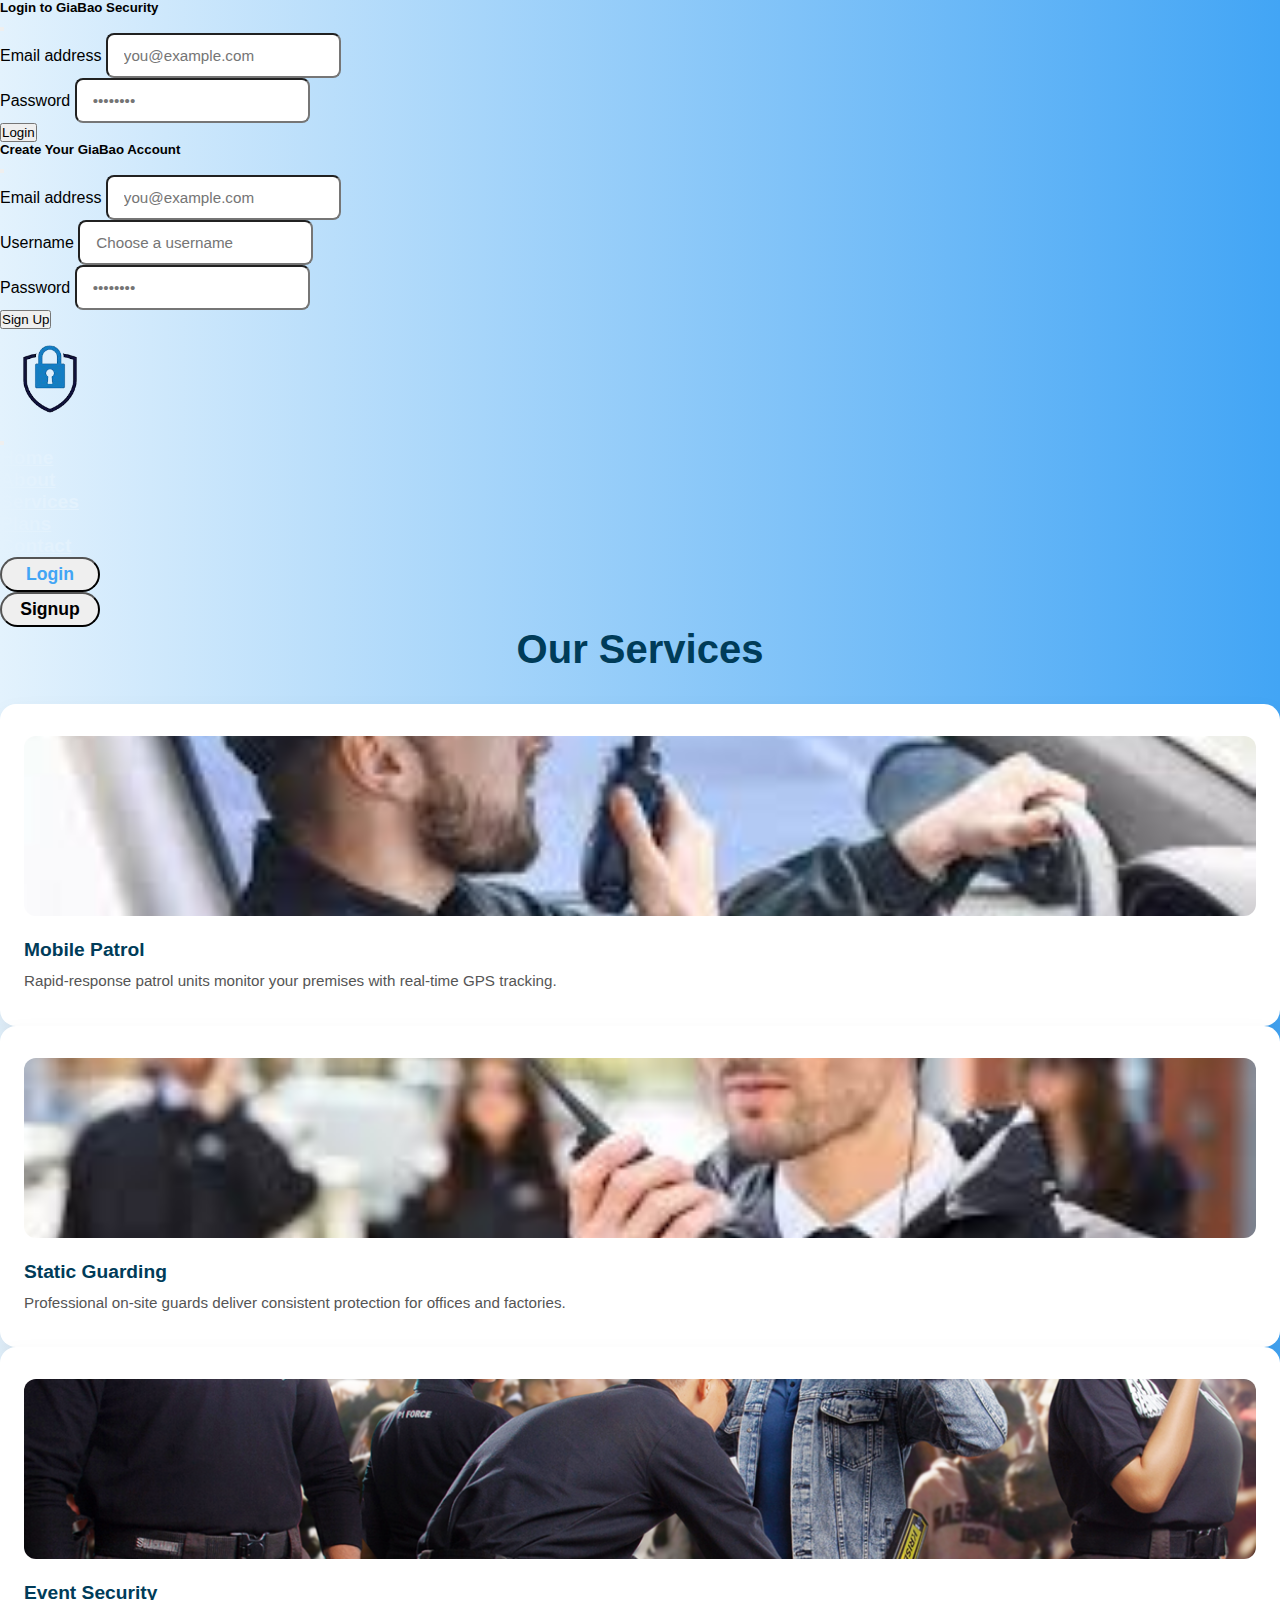
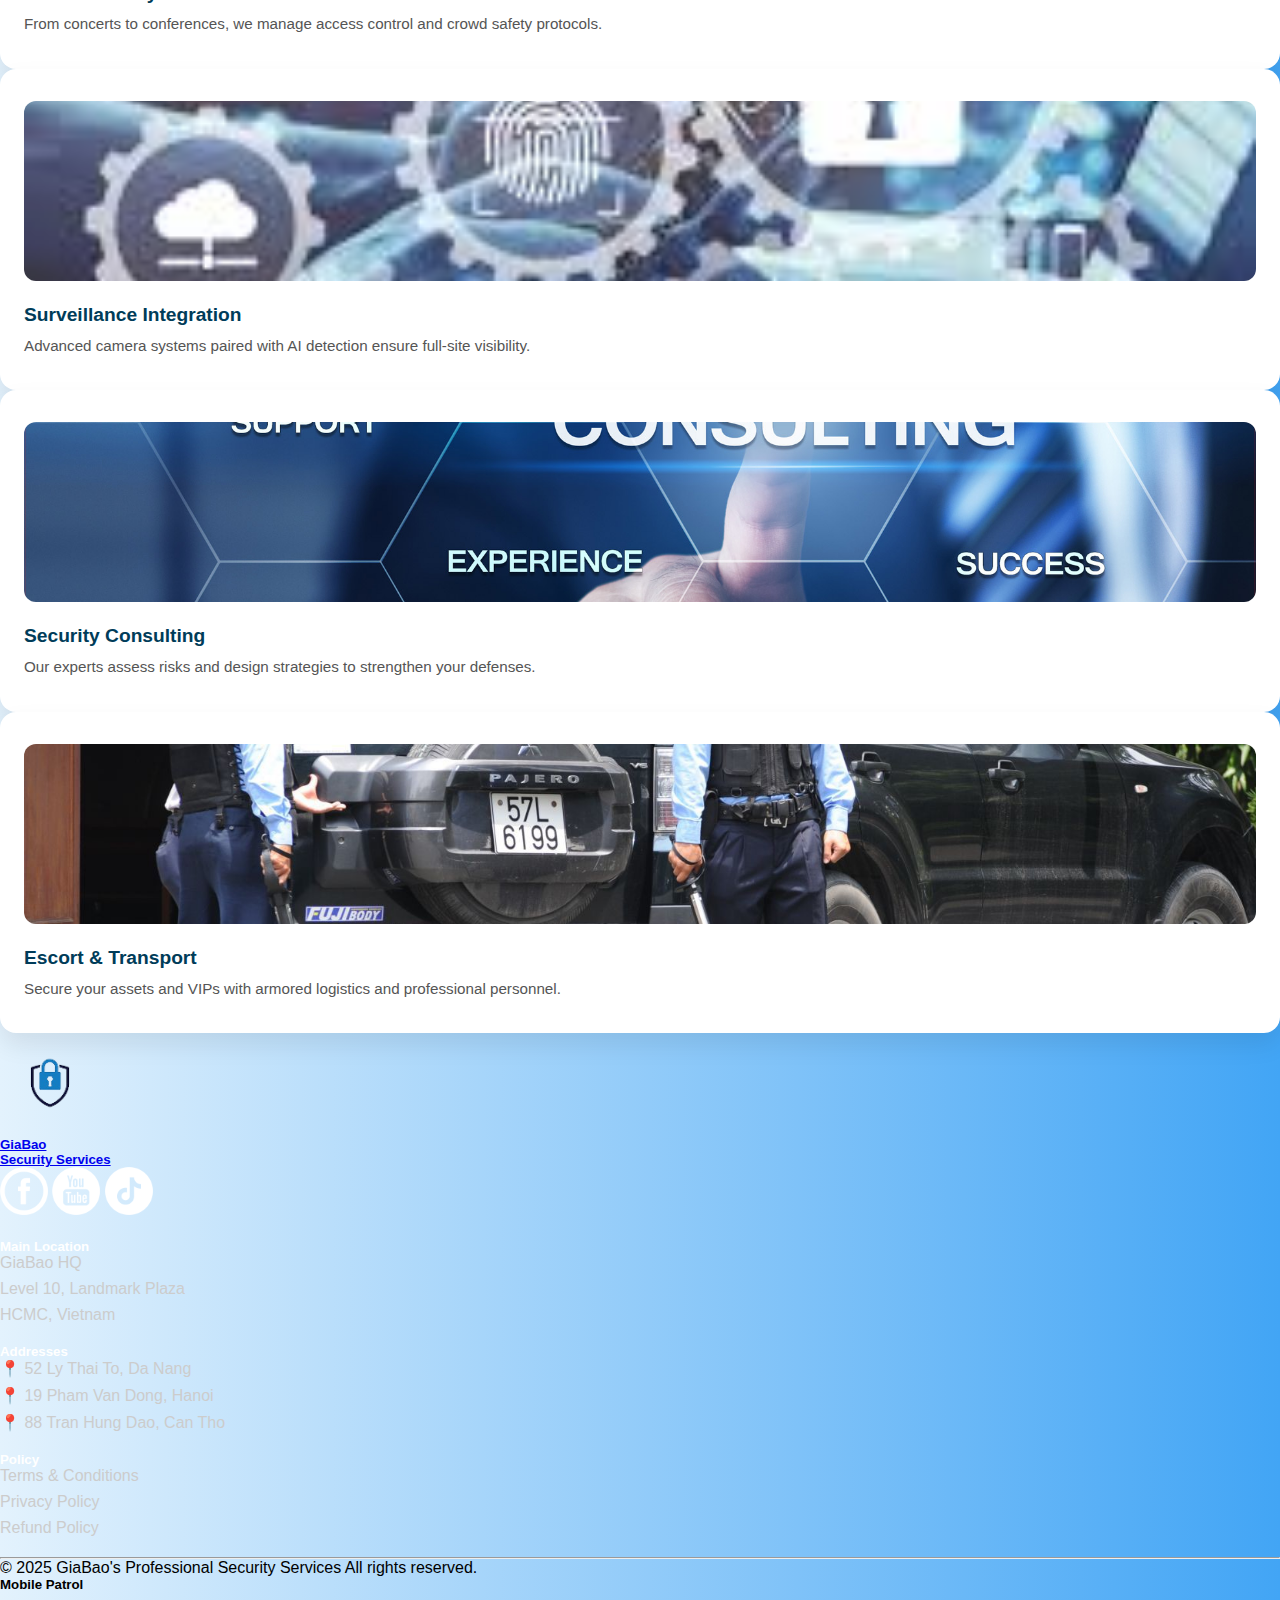
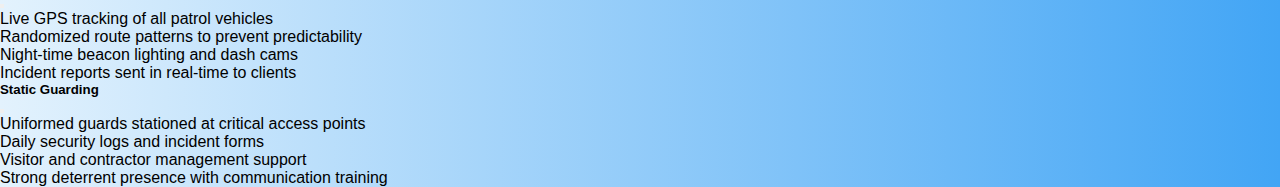
<file: html/services.html>
<!DOCTYPE html>
<html lang="en">
<head>
    <meta charset="UTF-8">
    <meta name="viewport" content="width=device-width, initial-scale=1.0">
    <title>security-services</title>
    <link   href="https://cdn.jsdelivr.net/npm/bootstrap@5.3.6/dist/css/bootstrap.min.css" 
        rel="stylesheet" 
        integrity="sha384-4Q6Gf2aSP4eDXB8Miphtr37CMZZQ5oXLH2yaXMJ2w8e2ZtHTl7GptT4jmndRuHDT"
        crossorigin="anonymous">
    <script src="https://cdn.jsdelivr.net/npm/bootstrap@5.3.6/dist/js/bootstrap.bundle.min.js"
        integrity="sha384-j1CDi7MgGQ12Z7Qab0qlWQ/Qqz24Gc6BM0thvEMVjHnfYGF0rmFCozFSxQBxwHKO" 
        crossorigin="anonymous"></script>

    <link rel="stylesheet" href="../css/style.css">
    <link rel="stylesheet" href="../css/reponsive.css">
       

</head>

<body>
    <!-- Login Modal -->
                    <div class="modal fade" id="loginModal" tabindex="-1" aria-labelledby="loginModalLabel" aria-hidden="true">
                    <div class="modal-dialog modal-dialog-centered">
                        <div class="modal-content">
                        <div class="modal-header">
                            <h5 class="modal-title" id="loginModalLabel">Login to GiaBao Security</h5>
                            <button type="button" class="btn-close" data-bs-dismiss="modal" aria-label="Close"></button>
                        </div>
                        <div class="modal-body">
                            <form>
                            <div class="mb-3">
                                <label for="loginEmail" class="form-label">Email address</label>
                                <input type="email" class="form-control" id="loginEmail" placeholder="you@example.com">
                            </div>
                            <div class="mb-3">
                                <label for="loginPassword" class="form-label">Password</label>
                                <input type="password" class="form-control" id="loginPassword" placeholder="••••••••">
                            </div>
                            <button type="submit" class="btn btn-primary w-100">Login</button>
                            </form>
                        </div>
                        </div>
                    </div>
                    </div>

                    <!-- Signup Modal -->
                    <div class="modal fade" id="signupModal" tabindex="-1" aria-labelledby="signupModalLabel" aria-hidden="true">
                    <div class="modal-dialog modal-dialog-centered">
                        <div class="modal-content">
                        <div class="modal-header">
                            <h5 class="modal-title" id="signupModalLabel">Create Your GiaBao Account</h5>
                            <button type="button" class="btn-close" data-bs-dismiss="modal" aria-label="Close"></button>
                        </div>
                        <div class="modal-body">
                            <form>
                            <div class="mb-3">
                                <label for="signupEmail" class="form-label">Email address</label>
                                <input type="email" class="form-control" id="signupEmail" placeholder="you@example.com">
                            </div>
                            <div class="mb-3">
                                <label for="signupUsername" class="form-label">Username</label>
                                <input type="text" class="form-control" id="signupUsername" placeholder="Choose a username">
                            </div>
                            <div class="mb-3">
                                <label for="signupPassword" class="form-label">Password</label>
                                <input type="password" class="form-control" id="signupPassword" placeholder="••••••••">
                            </div>
                            <button type="submit" class="btn btn-success w-100">Sign Up</button>
                            </form>
                        </div>
                        </div>
                    </div>
                    </div>
    <header id="header">
        <nav class="navbar navbar-expand-lg">
            <div class="container-fluid mx-5">
                <a class="navbar-brand" href="#">
                    <div class="logo-header">
                        <img src="../img/logo-security.png" alt="error-loading-img">
                    </div>       
                </a>
                <button class="navbar-toggler" type="button" data-bs-toggle="collapse" 
                        data-bs-target="#navbarContent" aria-controls="navbarContent" 
                        aria-expanded="false" aria-label="Toggle navigation">
                    <span class="navbar-toggler-icon"></span>
                </button>
                <div class="collapse navbar-collapse" id="navbarContent">
                    <ul class="navbar-nav mb-2 ms-lg-auto mb-lg-0 gap-2 gap-lg-4 align-items-end">
                        <li class="nav-item">
                            <a class="nav-link" href="../">Home</a>
                        </li>
                        <li class="nav-item">
                            <a class="nav-link" href="./about.html">About</a>
                        </li>
                        <li class="nav-item">
                            <a class="nav-link" href="./services.html">Services</a>
                        </li>
                        <li class="nav-item">
                            <a class="nav-link" href="./plans.html">Plans</a>
                        </li>
                        <li class="nav-item">
                            <a class="nav-link" href="./contact.html">Contact</a>
                        </li>
                         
                        <li class="nav-item">
                                <button type="button" class="btn btn-light" id="login-btn" data-bs-toggle="modal" data-bs-target="#loginModal">Login</button> 
                                <!-- login dua vao navbar -->
                            </li>
                            <li class="nav-item">
                                <button type="button" class="btn btn-outline-light" id="signup-btn" data-bs-toggle="modal" data-bs-target="#signupModal">Signup</button>
                            </li>
                    </ul>
                </div>
            </div>
        </nav>
    </header>
    <main>
                
             <section class="container my-5">
              <h2 class="services-title">Our Services</h2>
              <div class="row g-4">
                                <!-- Mobile Patrol (box 1) -->
                    <div class="col-md-4">
                      <div class="services-card text-center" data-bs-toggle="modal" data-bs-target="#mobileModal">
                        <img src="../img/mobile-patrol1.jfif" alt="Mobile Patrol" class="img-fluid mb-3">
                        <h4>Mobile Patrol</h4>
                        <p>Rapid-response patrol units monitor your premises with real-time GPS tracking.</p>
                      </div>
                    </div>
                                  <!-- Static Guarding (box 2) -->
                    <div class="col-md-4">
                      <div class="services-card text-center" data-bs-toggle="modal" data-bs-target="#staticModal">
                        <img src="../img/Static-Guarding.jfif" alt="Static Guarding" class="img-fluid mb-3">
                        <h4>Static Guarding</h4>
                        <p>Professional on-site guards deliver consistent protection for offices and factories.</p>
                      </div>
                    </div>
                <div class="col-md-4">
                  <div class="services-card text-center">
                    <img src="../img/Event-Security.png" alt="Event Security" class="img-fluid mb-3">
                    <h4>Event Security</h4>
                    <p>From concerts to conferences, we manage access control and crowd safety protocols.</p>
                  </div>
                </div>
                <div class="col-md-4">
                  <div class="services-card text-center">
                    <img src="../img/Surveillance-Integration.jfif" alt="Surveillance Integration" class="img-fluid mb-3">
                    <h4>Surveillance Integration</h4>
                    <p>Advanced camera systems paired with AI detection ensure full-site visibility.</p>
                  </div>
                </div>
                <div class="col-md-4">
                  <div class="services-card text-center">
                    <img src="../img/Security-Consulting.jpg" alt="Security Consulting" class="img-fluid mb-3">
                    <h4>Security Consulting</h4>
                    <p>Our experts assess risks and design strategies to strengthen your defenses.</p>
                  </div>
                </div>
                <div class="col-md-4">
                  <div class="services-card text-center">
                    <img src="../img/Escort-Transport.jpg" alt="Escort & Transport" class="img-fluid mb-3">
                    <h4>Escort & Transport</h4>
                    <p>Secure your assets and VIPs with armored logistics and professional personnel.</p>
                  </div>
                </div>
              </div>
            </section>

            
    </main>
    <footer id="footer"></footer>
    
        <footer class="bg-dark text-light pt-5 pb-3">
        <div class="container">
            <div class="row">
                <div class="col-md-3 mb-4">
                    <a href="#" class="d-flex align-items-center gap-2 text-decoration-none pb-4">
                        <img src="../img/logo-security.png" alt="logo" width="100" class="rounded-circle bg-white">
                        <div class="d-flex flex-column">
                            <h5 class="fw-bold text-warning text-uppercase">GiaBao</h5>
                            <h5 class="fw-bold text-warning text-uppercase">Security Services</h5>
                        </div>
                    </a>
                    <div class="d-flex gap-3">
                        <a href="https://facebook.com" class="connect-item"><img src="../img/facebook.png" alt=""></a>
                        <a href="https://youtube.com" class="connect-item"><img src="../img/youtube.png" alt=""></a>
                        <a href="https://tiktok.com" class="connect-item"><img src="../img/tiktok.png" alt=""></a>
                    </div>
                </div>

                <div class="col-md-3 mb-4">
                    <h5 class="text-uppercase mb-3">Main Location</h5>
                    <ul class="list-unstyled">
                        <li class="footer-link"><p>GiaBao HQ</p></li>
                        <li class="footer-link"><p>Level 10, Landmark Plaza</p></li>
                        <li class="footer-link"><p>HCMC, Vietnam</p></li>
                    </ul>
                </div>

                <div class="col-md-3 mb-4">
                    <h5 class="text-uppercase mb-3">Addresses</h5>
                    <ul class="list-unstyled">
                        <li class="footer-link"><p>📍 52 Ly Thai To, Da Nang</p></li>
                        <li class="footer-link"><p>📍 19 Pham Van Dong, Hanoi</p></li>
                        <li class="footer-link"><p>📍 88 Tran Hung Dao, Can Tho</p></li>
                    </ul>
                </div>

                <div class="col-md-3 mb-4">
                    <h5 class="text-uppercase mb-3">Policy</h5>
                    <ul class="list-unstyled">
                        <li class="footer-link"><p>Terms & Conditions</p></li>
                        <li class="footer-link"><p>Privacy Policy</p></li>
                        <li class="footer-link"><p>Refund Policy</p></li>
                    </ul>
                </div>
            </div>
            <hr class="bg-secondary">
            <div class="text-center small">
            © 2025 GiaBao's Professional Security Services All rights reserved.
        </div>
    </footer>


  </div>
                <!-- Mobile Patrol Modal -->
              <div class="modal fade" id="mobileModal" tabindex="-1" aria-labelledby="mobileModalLabel" aria-hidden="true">
                <div class="modal-dialog">
                  <div class="modal-content">
                    <div class="modal-header">
                      <h5 class="modal-title" id="mobileModalLabel">Mobile Patrol</h5>
                      <button type="button" class="btn-close" data-bs-dismiss="modal" aria-label="Close"></button>
                    </div>
                    <div class="modal-body">
                      <ul>
                        <li>Live GPS tracking of all patrol vehicles</li>
                        <li>Randomized route patterns to prevent predictability</li>
                        <li>Night-time beacon lighting and dash cams</li>
                        <li>Incident reports sent in real-time to clients</li>
                      </ul>
                    </div>
                  </div>
                </div>
              </div>

              <!-- Static Guarding Modal -->
              <div class="modal fade" id="staticModal" tabindex="-1" aria-labelledby="staticModalLabel" aria-hidden="true">
                <div class="modal-dialog">
                  <div class="modal-content">
                    <div class="modal-header">
                      <h5 class="modal-title" id="staticModalLabel">Static Guarding</h5>
                      <button type="button" class="btn-close" data-bs-dismiss="modal" aria-label="Close"></button>
                    </div>
                    <div class="modal-body">
                      <ul>
                        <li>Uniformed guards stationed at critical access points</li>
                        <li>Daily security logs and incident forms</li>
                        <li>Visitor and contractor management support</li>
                        <li>Strong deterrent presence with communication training</li>
                      </ul>
                    </div>
                  </div>
                </div>
              </div>

   

</body>
</html>
</file>
<file: css/style.css>
* {
margin: 0;
padding: 0;
box-sizing: border-box;
}

body {
font-family: 'Poppins', sans-serif;
background: #66e8ff;
/* background: linear-gradient(90deg, rgb(42, 223, 255) 0%, rgba(0, 119, 255, 1) 100%); */
background: linear-gradient(90deg, #E3F2FD 0%, #42A5F5 100%);

}

.logo-header {
width: 100px;
height: 100px;
/* background-color: white; */
border-radius: 50%;
transition: transform 0.3s ease-in-out;
}

.logo-header:hover {
transform: scale(1.1);
}

.logo-header img {
width: 100%;
height: 100%;
transform: scale(1.4);
}

.navbar-toggler-icon {
background-image: url("data:image/svg+xml;charset=utf8,%3Csvg viewBox='0 0 30 30' xmlns='http://www.w3.org/2000/svg'%3E%3Cpath stroke='white' stroke-width='2' stroke-linecap='round' stroke-miterlimit='10' d='M4 7h22M4 15h22M4 23h22'/%3E%3C/svg%3E");
}

.nav-item a {
/* color: white; */
color: #E3F2FD;
font-size: 1.2rem;
font-weight: bold;
position: relative;
transition: color 0.3 ease-in-out;
overflow: hidden;
}

.nav-item a:hover {
/* color: rgba(255, 255, 255, 0.8); */
color: #E3F2FD;
/* text-shadow: 0 0 5px rgba(255, 255, 255, 0.8); */
text-shadow: 0 2px 8px rgba(66, 165, 245, 1);
}

#login-btn, #signup-btn {
font-size: 1.2rem;
width: 100px;
font-weight: bold;
border-radius: 20px;
}

#login-btn {
color: #42A5F5;
transition: all 0.3 ease-in-out;
}

#login-btn:hover {
color: white;
background-color: transparent;
border: 1px solid white;
}

#signup-btn:hover {
color: #42A5F5;

}
/* index */
.main-content-left {
color: #333;
}
.main-content-left h2 {
font-size: 3rem;
font-weight: bold;
text-transform: uppercase;
}

.main-content-left h1 {
font-size: 3.5rem;
font-weight: bold;
/* color: rgb(250, 250, 29); */
color: rgba(0, 119, 255, 1);
}

.main-content-left p {
width: 80%;
text-align: justify;
}

.main-content-left button {
color: #333;
font-weight: bold;
background-color: rgb(250, 250, 29);
border-radius: 20px;
transition: border 0.3 ease-in-out;
}

.main-content-left button:hover {
border: 1px solid white;
color: rgba(0, 119, 255, 1);
}

.main-title-right img {
border-radius: 20px;
box-shadow: 0 4px 8px rgba(0, 0, 0, 0.2);
transition: transform 0.3s ease-in-out;
}
.main-title-right img:hover {
transform: scale(1.05);
}

.content-new-box button {
background-color: #18d1ff; /* Light gray */
color: #333; /* Dark gray text */
border: 1px solid #ccc;
padding: 10px 20px;
border-radius: 8px;
transition: background-color 0.3s ease-in-out, transform 0.2s;
}

.content-new-box button:hover {
background-color: #e0e0e0; /* Slightly darker gray */
transform: scale(1.05);
}


.custom-img {
width: 55%; 
max-width: 500px; 
display: block; 
margin: auto; 
}      

.video-section {
display: flex;
justify-content: center; 
align-items: center; 
height: 50vh; 
}
.col-md-3 {
margin-bottom: 20px; 
color: white;
}

.main-title-right img {
border-radius: 20px;
box-shadow: 0 4px 8px rgba(0, 0, 0, 0.2);
transition: transform 0.3s ease-in-out;
}
.main-title-right img:hover {
transform: scale(1.05);
}

.content-new-box button {
background-color: #18d1ff; /* Light gray */
color: #333; /* Dark gray text */
border: 1px solid #ccc;
padding: 10px 20px;
border-radius: 8px;
transition: background-color 0.3s ease-in-out, transform 0.2s;
}

.content-new-box button:hover {
background-color: #e0e0e0; /* Slightly darker gray */
transform: scale(1.05);
}


.custom-img {
width: 55%; 
max-width: 500px; 
display: block; 
margin: auto; 
}      

.video-section {
display: flex;
justify-content: center; 
align-items: center; 
height: 50vh; 
}
.col-md-3 {
margin-bottom: 20px; 
color: white;
}

/* ABOUT US  */
.about-us-title {
font-size: 2.5rem;
font-weight: 700;
color: #003c59;
margin-bottom: 2rem;
text-align: center;
}

.about-card {
background-color: #ffffff;
border: 1px solid #ddd;
border-radius: 16px;
padding: 1.5rem;
box-shadow: 0 4px 12px rgba(0, 0, 0, 0.08);
transition: transform 0.3s ease, box-shadow 0.3s ease;
}

.about-card:hover {
transform: translateY(-5px);
box-shadow: 0 6px 18px rgba(0, 0, 0, 0.12);
}

.about-card img {
border-radius: 10px;
max-height: 200px;
object-fit: cover;
}

.about-card h4 {
color: #0d6efd;
font-weight: 600;
margin-top: 1rem;
}

.about-card p {
color: #555;
font-size: 0.95rem;
margin-top: 0.5rem;
}

/* update */

.about-us-title {
font-size: 2.5rem;
font-weight: 700;
color: #003c59;
margin-bottom: 2rem;
text-align: center;
}

.about-card {
background-color: #ffffff;
border: none;
border-radius: 16px;
padding: 2rem 1.5rem;
box-shadow: 0 12px 24px rgba(0, 0, 0, 0.08);
transition: transform 0.35s ease, box-shadow 0.35s ease;
position: relative;
overflow: hidden;
}

.about-card::before {
content: '';
position: absolute;
height: 100%;
width: 100%;
top: 0;
left: 0;
background: linear-gradient(135deg, rgba(0, 174, 239, 0.04), rgba(13, 110, 253, 0.06));
z-index: 0;
transition: opacity 0.4s;
}

.about-card:hover {
transform: translateY(-6px);
box-shadow: 0 16px 36px rgba(0, 0, 0, 0.12);
}

.about-card img {
border-radius: 12px;
max-height: 180px;
object-fit: cover;
width: 100%;
z-index: 1;
position: relative;
}

.about-card h4 {
color: #003c59;
font-weight: 700;
font-size: 1.3rem;
margin-top: 1.2rem;
z-index: 1;
position: relative;
}

.about-card p { 
color: #444;
font-size: 0.95rem;
margin-top: 0.5rem;
line-height: 1.6;
z-index: 1;
position: relative;
}

.main-content-new .content-new-box,
.container-fluid > .content-new-box {
background-color: #fff !important;
}

.content-new-box {
background-color: #fff !important;
border-radius: 12px;
box-shadow: 0 2px 8px rgba(0,0,0,0.05);
}

.main-title-right img {
border-radius: 20px;
box-shadow: 0 4px 8px rgba(0, 0, 0, 0.2);
transition: transform 0.3s ease-in-out;
}
.main-title-right img:hover {
transform: scale(1.05);
}

.content-new-box button {
background-color: #18d1ff; /* Light gray */
color: #333; /* Dark gray text */
border: 1px solid #ccc;
padding: 10px 20px;
border-radius: 8px;
transition: background-color 0.3s ease-in-out, transform 0.2s;
}

.content-new-box button:hover {
background-color: #e0e0e0; /* Slightly darker gray */
transform: scale(1.05);
}


.custom-img {
width: 55%; 
max-width: 500px; 
display: block; 
margin: auto; 
}      

.video-section {
display: flex;
justify-content: center; 
align-items: center; 
height: 50vh; 
}
.col-md-3 {
margin-bottom: 20px; 
color: white;
}

/* <!-- SERVICES SECTION --> */

.services-title {
font-size: 2.5rem;
font-weight: 700;
color: #003c59;
margin-bottom: 2rem;
text-align: center;
}

.services-card {
background-color: #ffffff;
border-radius: 16px;
padding: 2rem 1.5rem;
box-shadow: 0 12px 24px rgba(0, 0, 0, 0.08);
transition: transform 0.3s ease, box-shadow 0.3s ease;
position: relative;
overflow: hidden;
}

.services-card:hover {
transform: translateY(-6px);
box-shadow: 0 16px 36px rgba(0, 0, 0, 0.12);
}

.services-card img {
border-radius: 12px;
max-height: 180px;
object-fit: cover;
width: 100%;
}

.services-card h4 {
color: #003c59;
font-weight: 700;
margin-top: 1.2rem;
font-size: 1.2rem;
}

.services-card p {
color: #555;
font-size: 0.95rem;
margin-top: 0.5rem;
line-height: 1.6;
}
.main-title-right img {
border-radius: 20px;
box-shadow: 0 4px 8px rgba(0, 0, 0, 0.2);
transition: transform 0.3s ease-in-out;
}
.main-title-right img:hover {
transform: scale(1.05);
}

.content-new-box button {
background-color: #18d1ff; /* Light gray */
color: #333; /* Dark gray text */
border: 1px solid #ccc;
padding: 10px 20px;
border-radius: 8px;
transition: background-color 0.3s ease-in-out, transform 0.2s;
}

.content-new-box button:hover {
background-color: #e0e0e0; /* Slightly darker gray */
transform: scale(1.05);
}


.custom-img {
width: 55%; 
max-width: 500px; 
display: block; 
margin: auto; 
}      


.col-md-3 {
margin-bottom: 20px; 
color: white;
}

/* <!-- CONTACT SECTION --> */

.contact-title {
font-size: 2.5rem;
font-weight: 700;
color: #003c59;
text-align: center;
margin-bottom: 2rem;
}

.contact-card {
background-color: #ffffff;
border-radius: 16px;
padding: 2rem;
box-shadow: 0 12px 24px rgba(0, 0, 0, 0.08);
}

.form-control {
border-radius: 8px;
padding: 0.75rem 1rem;
font-size: 0.95rem;
}

.contact-btn {
background-color: #0d6efd;
color: #fff;
border: none;
padding: 10px 20px;
border-radius: 8px;
transition: background-color 0.3s;
}

.contact-btn:hover {
background-color: #0b5ed7;
}

.contact-info {
line-height: 1.7;
color: #444;
}

.contact-info strong {
color: #003c59;
}
.main-title-right img {
border-radius: 20px;
box-shadow: 0 4px 8px rgba(0, 0, 0, 0.2);
transition: transform 0.3s ease-in-out;
}
.main-title-right img:hover {
transform: scale(1.05);
}

.content-new-box button {
background-color: #18d1ff; /* Light gray */
color: #333; /* Dark gray text */
border: 1px solid #ccc;
padding: 10px 20px;
border-radius: 8px;
transition: background-color 0.3s ease-in-out, transform 0.2s;
}

.content-new-box button:hover {
background-color: #e0e0e0; /* Slightly darker gray */
transform: scale(1.05);
}


.custom-img {
width: 55%; 
max-width: 500px; 
display: block; 
margin: auto; 
}      


.col-md-3 {
margin-bottom: 20px; 
color: white;
}

/* PLANS SECTION */

.plans-title {
font-size: 2.5rem;
font-weight: 700;
text-align: center;
color: #003c59;
margin-bottom: 2rem;
}

.plan-card {
background-color: #ffffff;
border-radius: 16px;
padding: 2.5rem 2rem;
box-shadow: 0 12px 24px rgba(0, 0, 0, 0.08);
transition: transform 0.3s ease, box-shadow 0.3s ease;
text-align: center;
}

.plan-card:hover {
transform: translateY(-6px);
box-shadow: 0 16px 36px rgba(0, 0, 0, 0.12);
}

.plan-card h4 {
font-size: 1.6rem;
color: #0d6efd;
font-weight: 700;
margin-bottom: 1rem;
}

.plan-price {
font-size: 2rem;
font-weight: bold;
color: #003c59;
margin-bottom: 1rem;
}

.plan-features {
list-style: none;
padding-left: 0;
margin-bottom: 1.5rem;
}

.plan-features li {
margin: 0.5rem 0;
color: #444;
}

.plan-button {
padding: 10px 20px;
border-radius: 8px;
background-color: #0d6efd;
color: #fff;
border: none;
transition: background-color 0.3s;
}

.plan-button:hover {
background-color: #0b5ed7;
}   
* {
margin: 0;
padding: 0;
box-sizing: border-box;
}

body {
font-family: 'Segoe UI', sans-serif;
background: linear-gradient(90deg, #E3F2FD 0%, #42A5F5 100%);
}

.logo-header {
width: 100px;
transition: transform 0.3s ease-in-out;
}

.logo-header:hover {
transform: scale(1.1);
}

.logo-header img {
width: 100%;
transform: scale(1.4);
}

.navbar-toggler-icon {
background-image: url("data:image/svg+xml;charset=utf8,%3Csvg viewBox='0 0 30 30' xmlns='http://www.w3.org/2000/svg'%3E%3Cpath stroke='white' stroke-width='2' stroke-linecap='round' stroke-miterlimit='10' d='M4 7h22M4 15h22M4 23h22'/%3E%3C/svg%3E");
}

.nav-item a {
color: #E3F2FD;
font-size: 1.2rem;
font-weight: bold;
transition: all 0.3 ease-in-out;
}

.nav-item a:hover {
color: #E3F2FD;
transform: scale(1.2);
text-shadow: 0 2px 8px rgba(255, 255, 255, 0.5);

}

#login-btn, #signup-btn {
font-size: 1.1rem;
padding: 5px 15px;
font-weight: bold;
border-radius: 25px;
}

#login-btn {
color: #42A5F5;
transition: all 0.3 ease-in-out;
}

#login-btn:hover {
color: white;
background-color: #ffca28;
}

#signup-btn:hover {
color: #ffca28;

}

.main-content-left {
color: #333;
}

.main-content-left h2 {
font-size: 3rem;
font-weight: bold;
text-transform: uppercase;
}

.main-content-left h1 {
font-size: 3.5rem;
font-weight: bold;
color: rgba(0, 119, 255, 1);
}

.main-content-left p {
width: 80%;
text-align: justify;
}

.main-content-left button {
color: #333;
font-weight: bold;
border-radius: 20px;
transition: all 0.3 ease-in-out;
background-color: rgb(250, 250, 29);
}

.main-content-left button:hover {
border: 1px solid white;
}

.main-title-right img {
height: 100%;
object-fit: cover;
border-radius: 20px;
box-shadow: 0 4px 8px rgba(0, 0, 0, 0.2);
transition: transform 0.3s ease-in-out;
}

.main-title-right img:hover {
transform: scale(1.05);
}

.main-content-new {
background-color: #E3F2FD;
}

.content-new-box {
background-color: white;
transition: box-shadow 0.3s ease-in-out, transform 0.3s ease-in-out;
}

.content-new-box p {
text-align: justify !important;
max-height: 160px;
text-overflow: ellipsis;
display: -webkit-box;
-webkit-box-orient: vertical;
-webkit-line-clamp: 6;
line-clamp: 6;
overflow: hidden;
}

.content-new-box:hover {
box-shadow: 0 8px 16px rgba(0, 0, 0, 0.15);
transform: translateY(-5px);
}

.content-new-box button, .main-new-box {
background: linear-gradient(135deg, #00c6ff, #0072ff);
color: white;
border: none;
padding: 10px 24px;
border-radius: 25px;
font-weight: bold;
letter-spacing: 0.5px;
box-shadow: 0 4px 12px rgba(0, 114, 255, 0.4);
transition: all 0.3s ease;
}

.content-new-box button:hover, .main-new-box:hover {
background: linear-gradient(135deg, #0072ff, #00c6ff);
transform: scale(1.07);
box-shadow: 0 6px 18px rgba(0, 114, 255, 0.6);
color: #fff;
} 

.content-new-box p {
flex-grow: 1;
margin-bottom: 2rem;
}  

.custom-img {
width: 100%;
max-height: 500px;
object-fit: cover;
object-position: top;
border-radius: 20px;
box-shadow: 0 4px 8px rgba(0, 0, 0, 0.2);
transition: transform 0.3s ease-in-out;
}

.footer-link {
color: #ccc;
text-decoration: none;
display: block;
margin-bottom: 8px;
transition: 0.2s;
}

.footer-link:hover {
color: #fff;
text-decoration: underline;
}

.connect-item img{
width: 48px;
}
</file>
<file: css/reponsive.css>
@media screen and (max-width: 767px) {
}
</file>
